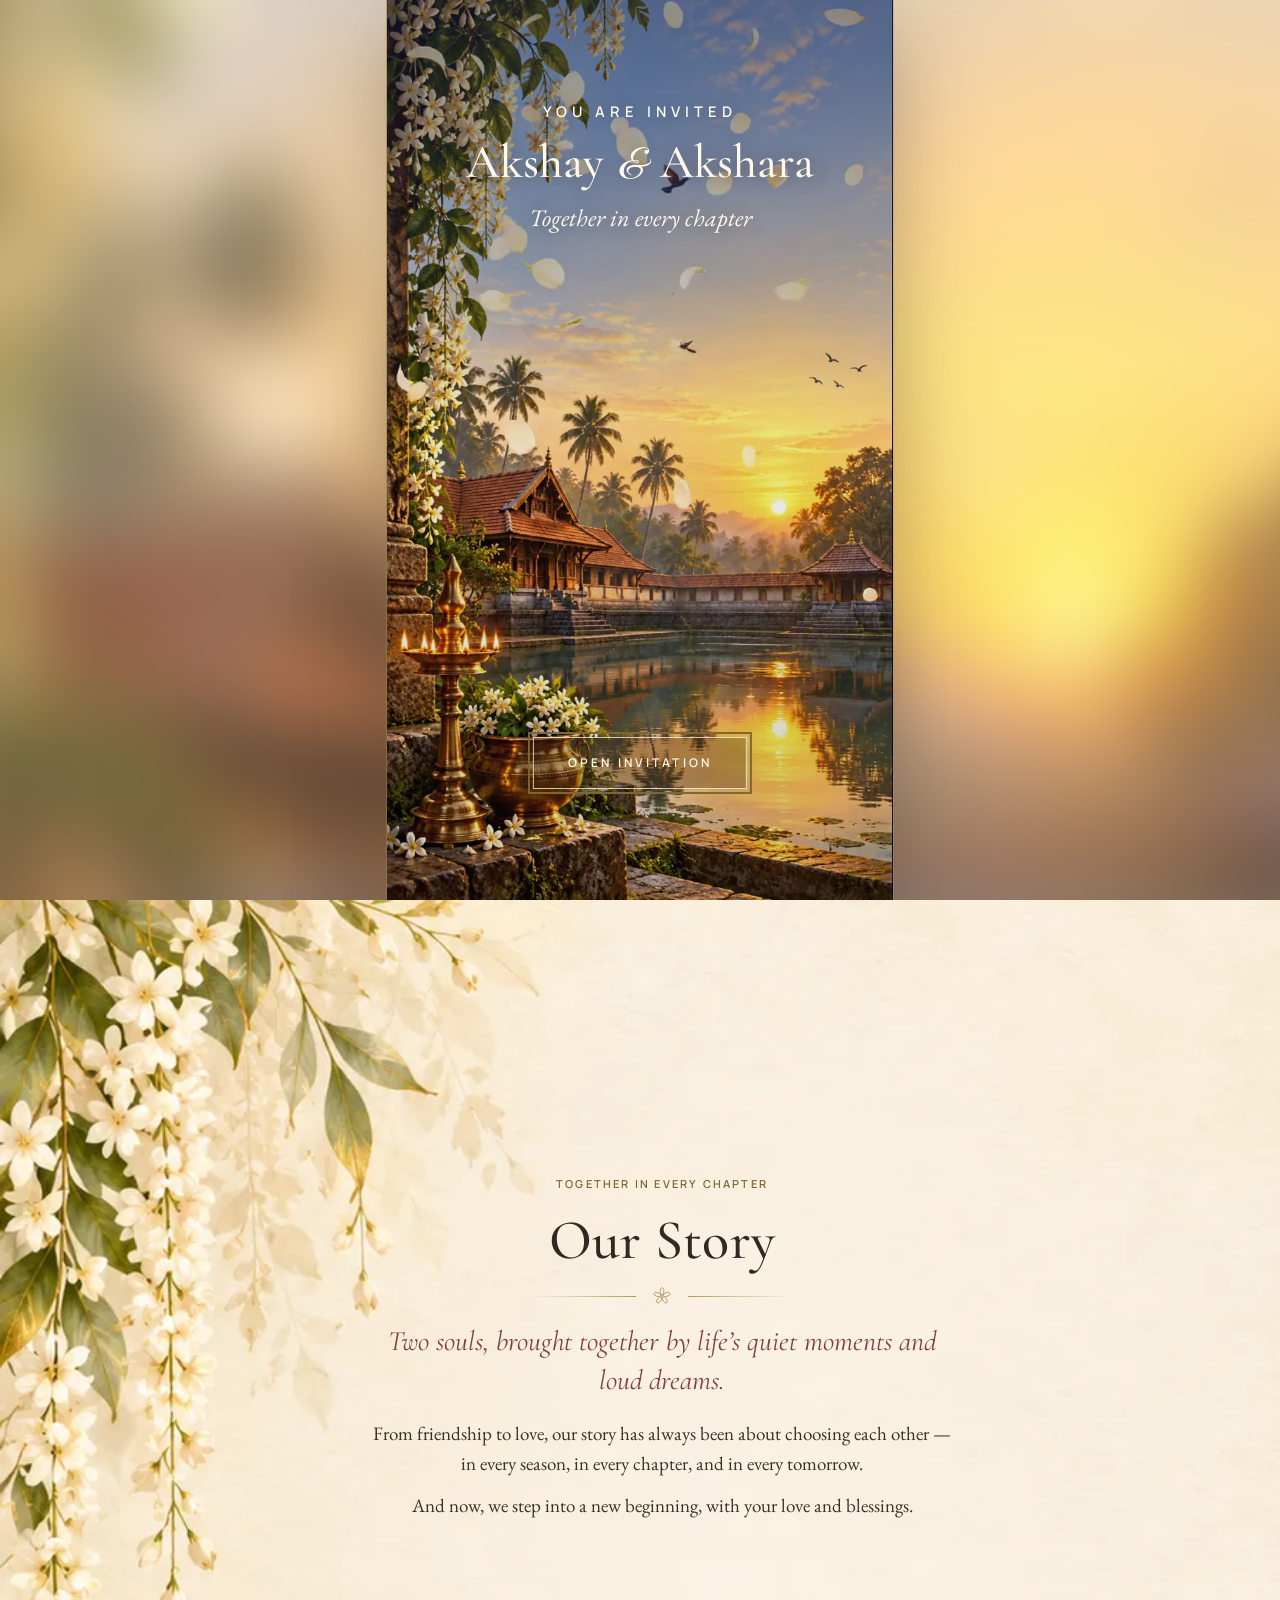
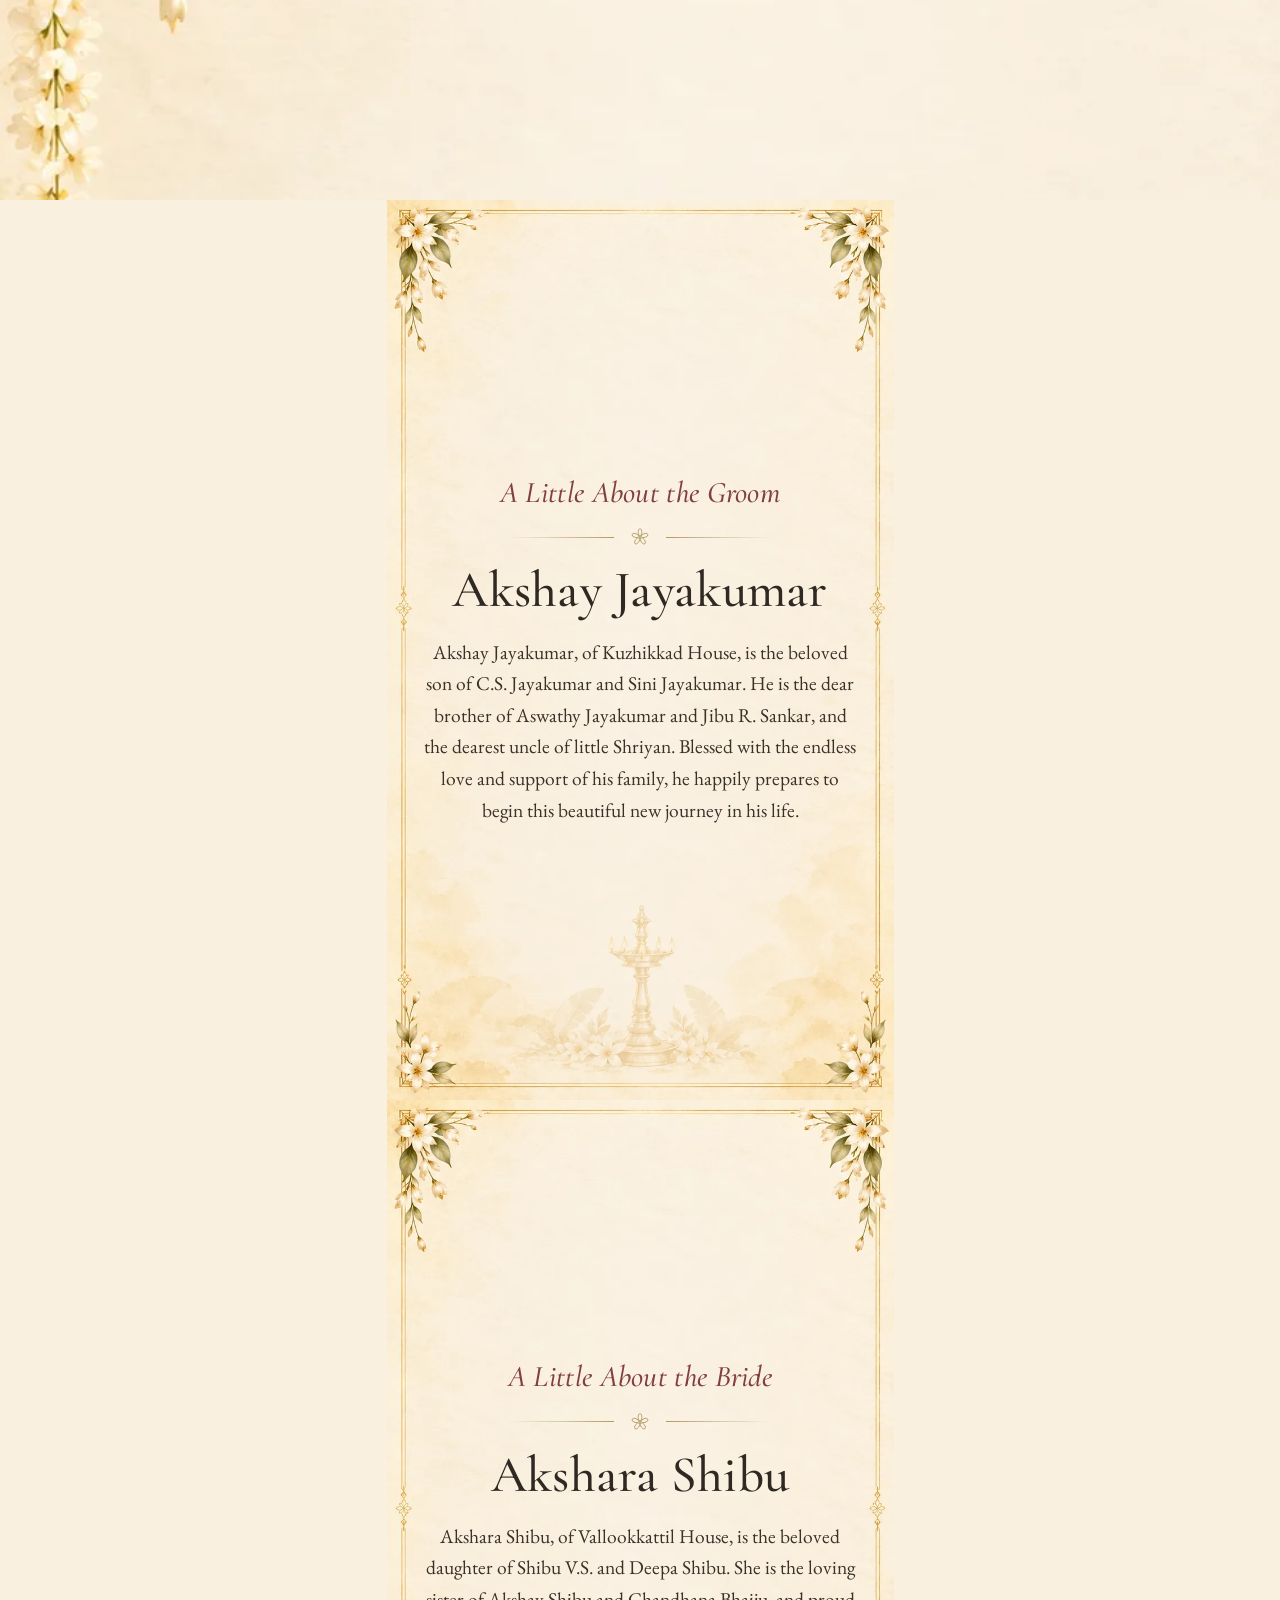
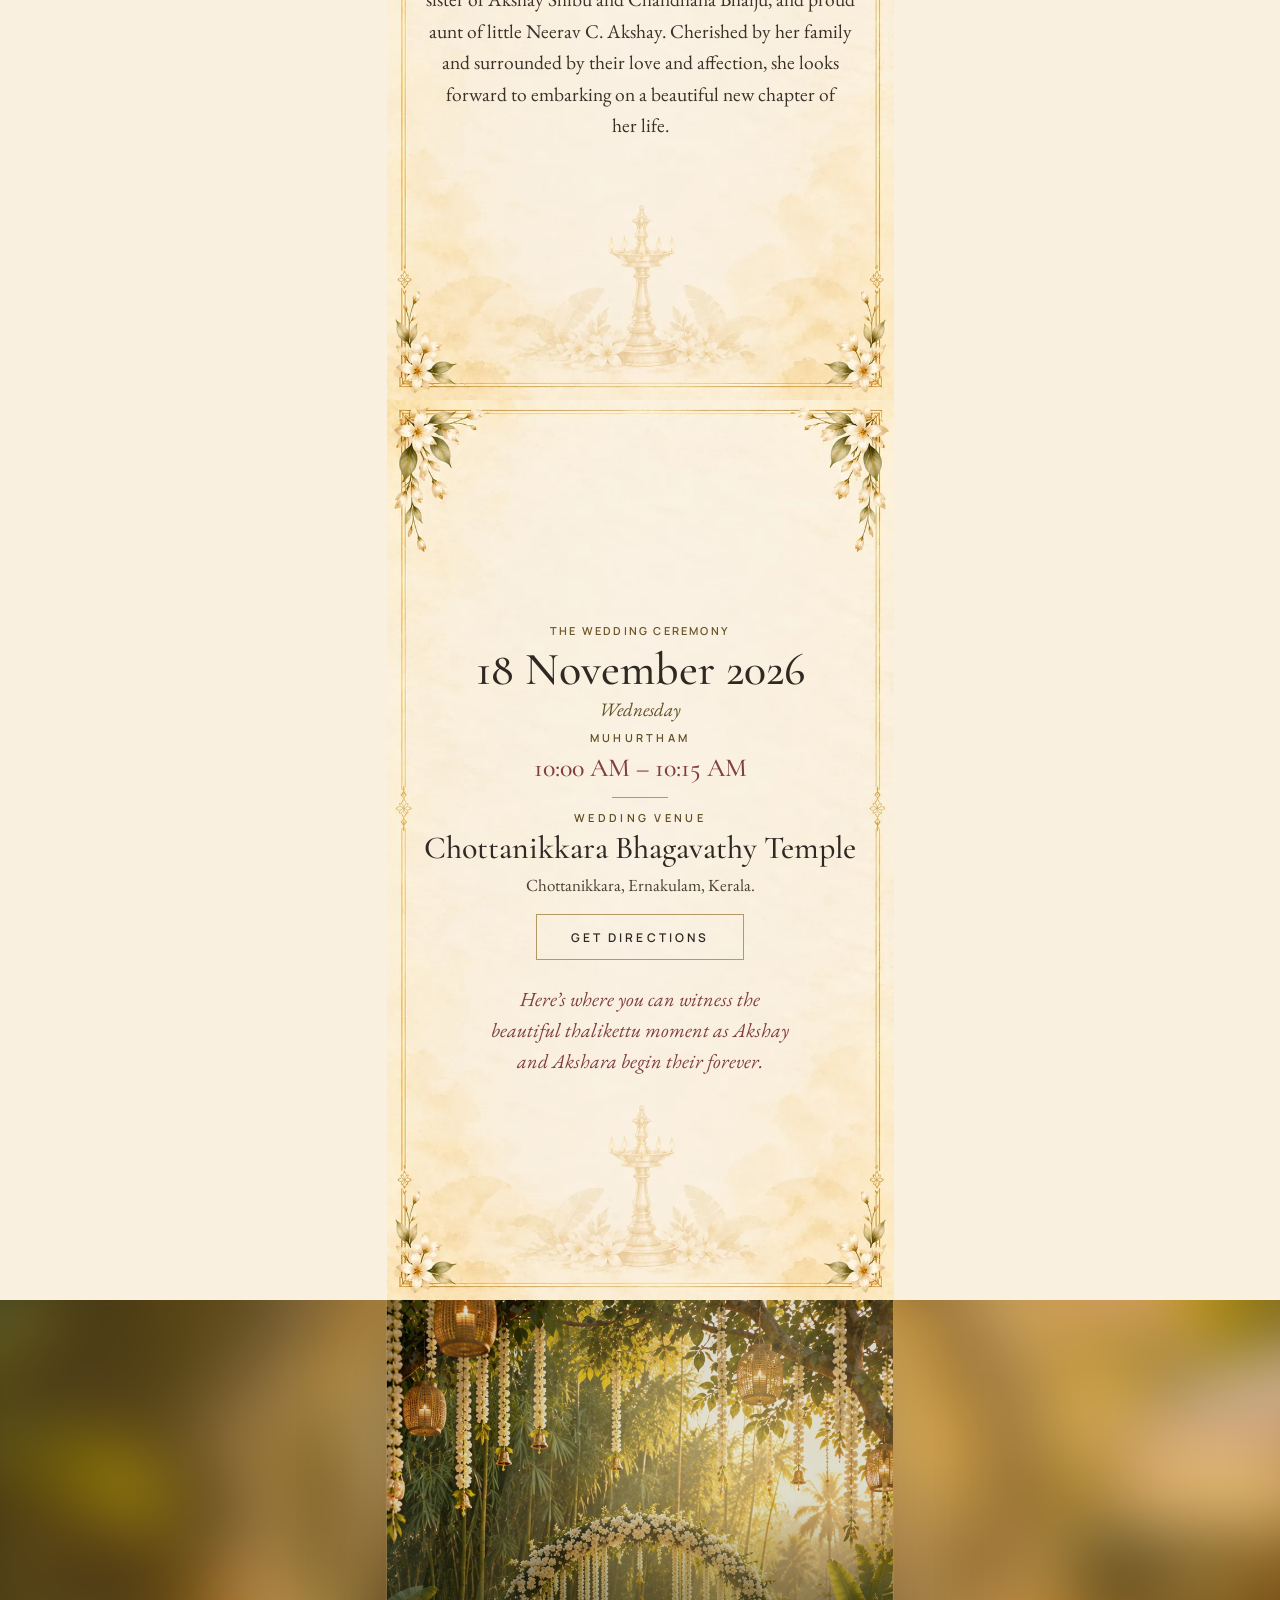
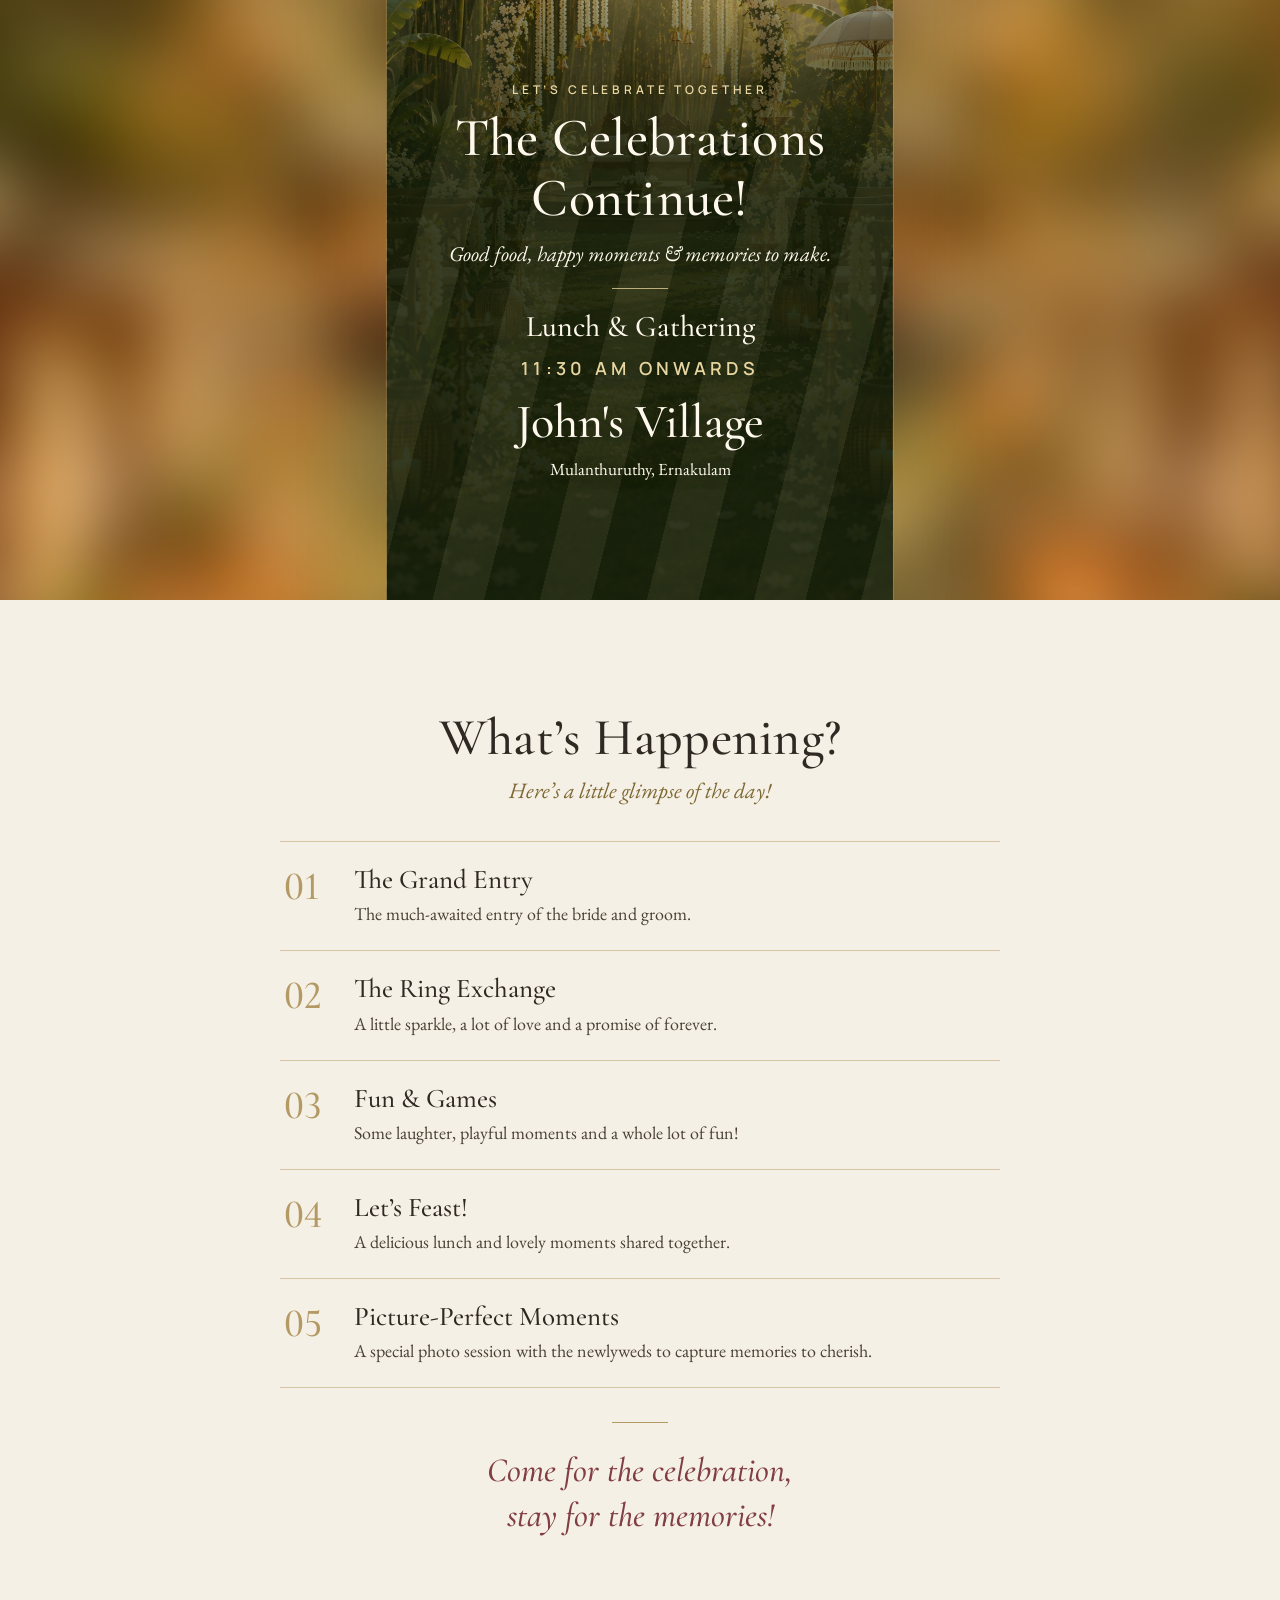
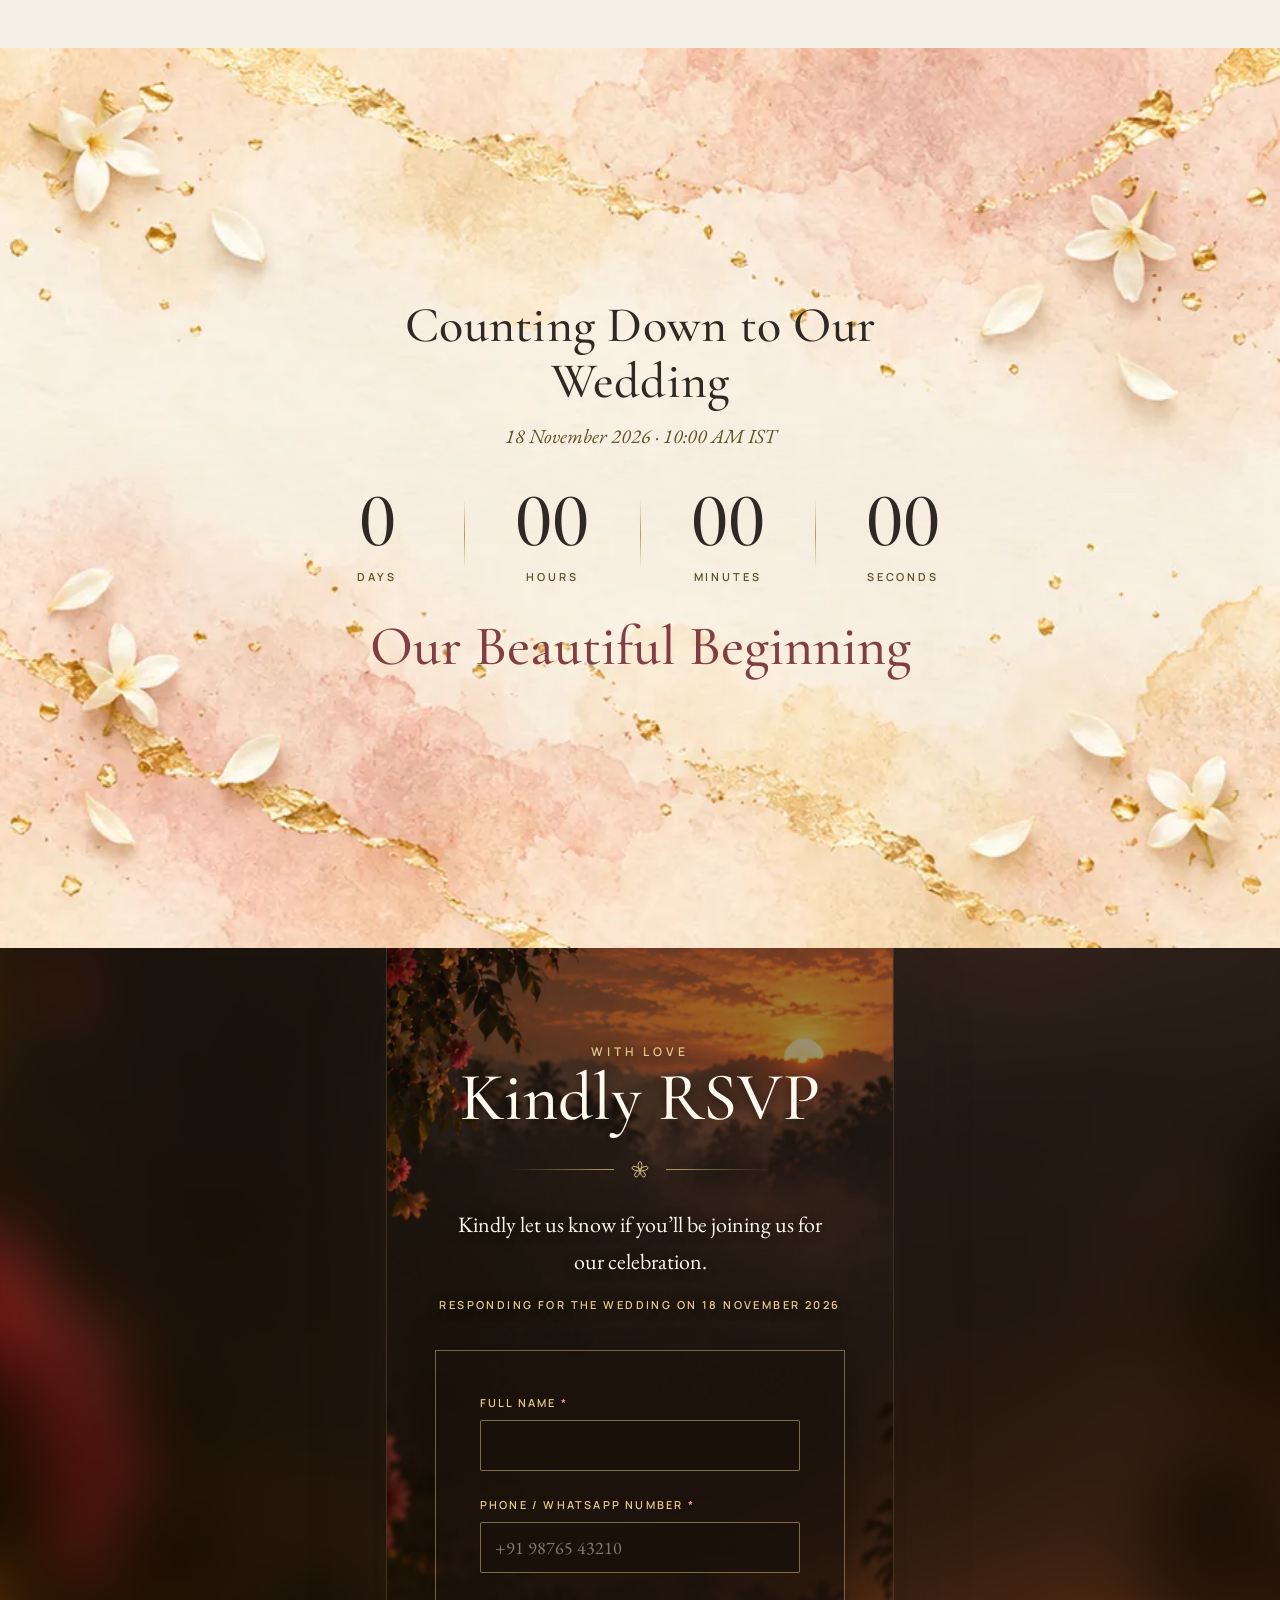
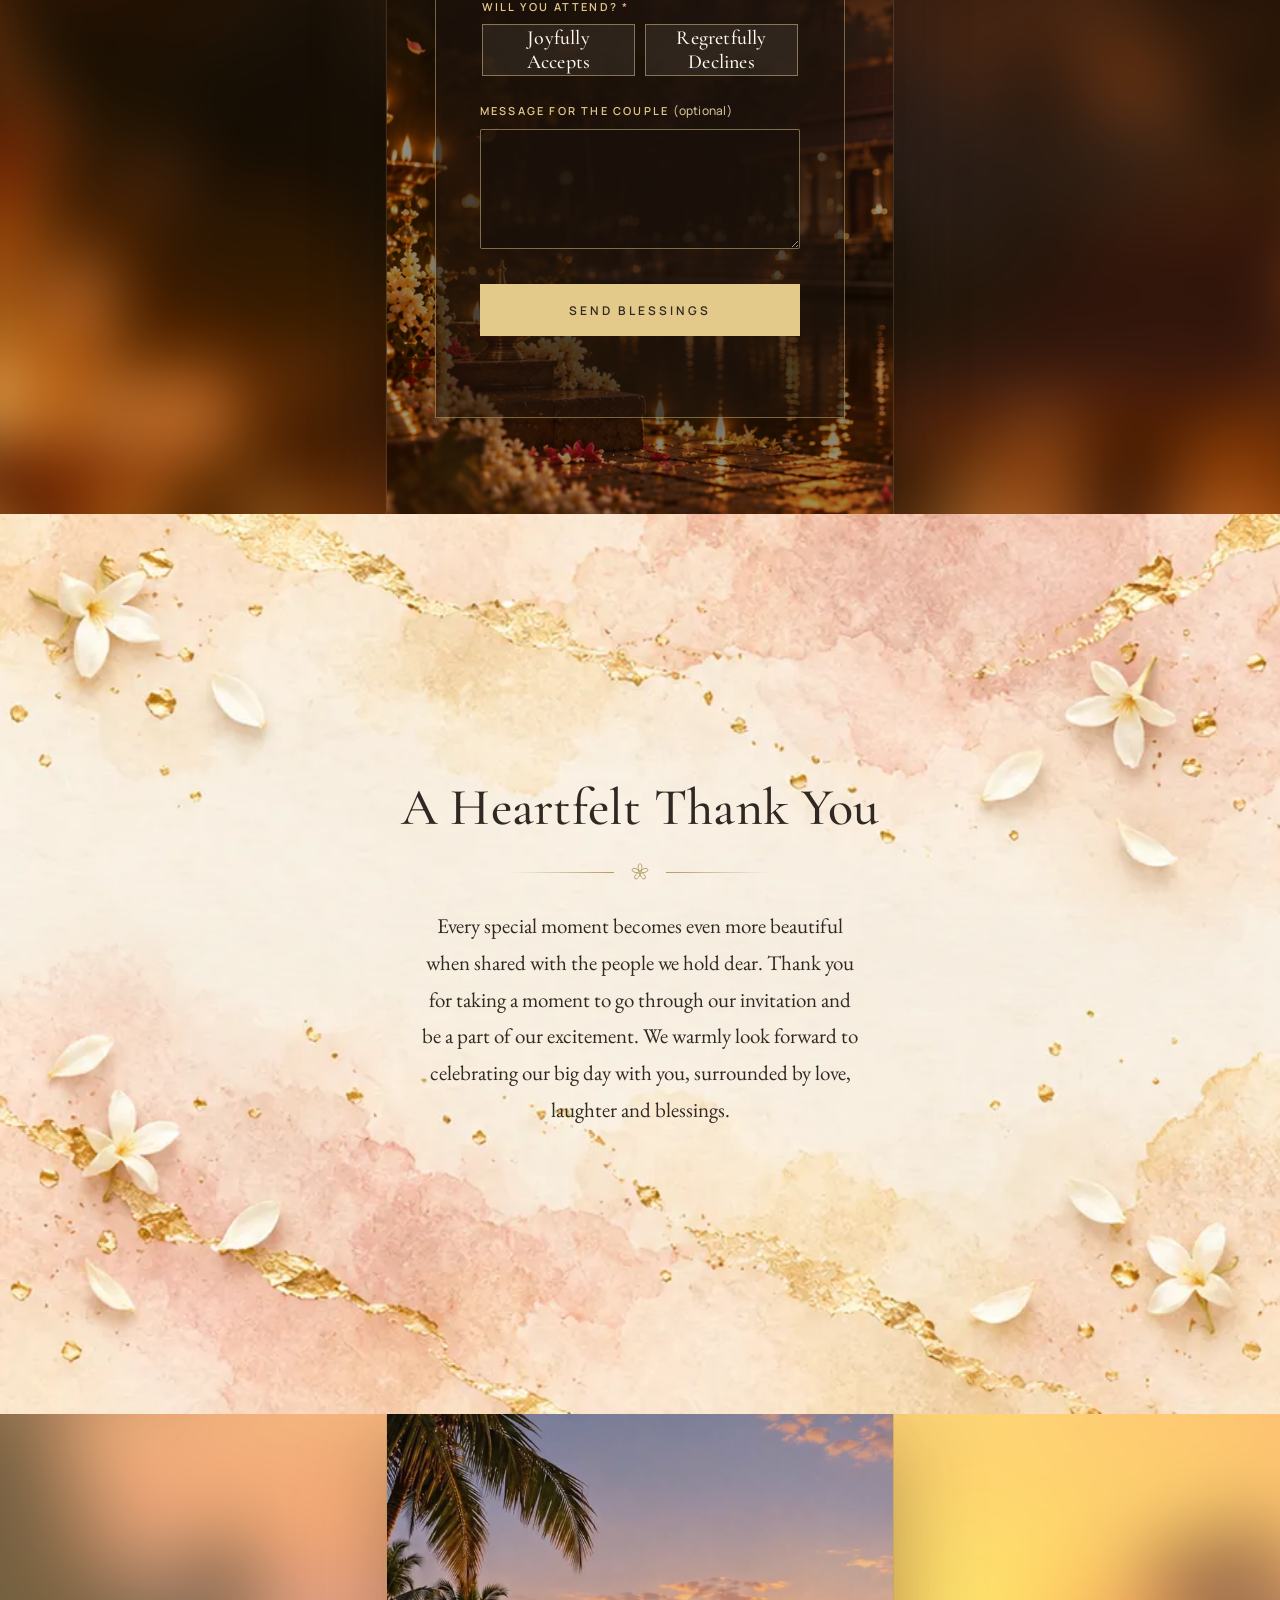
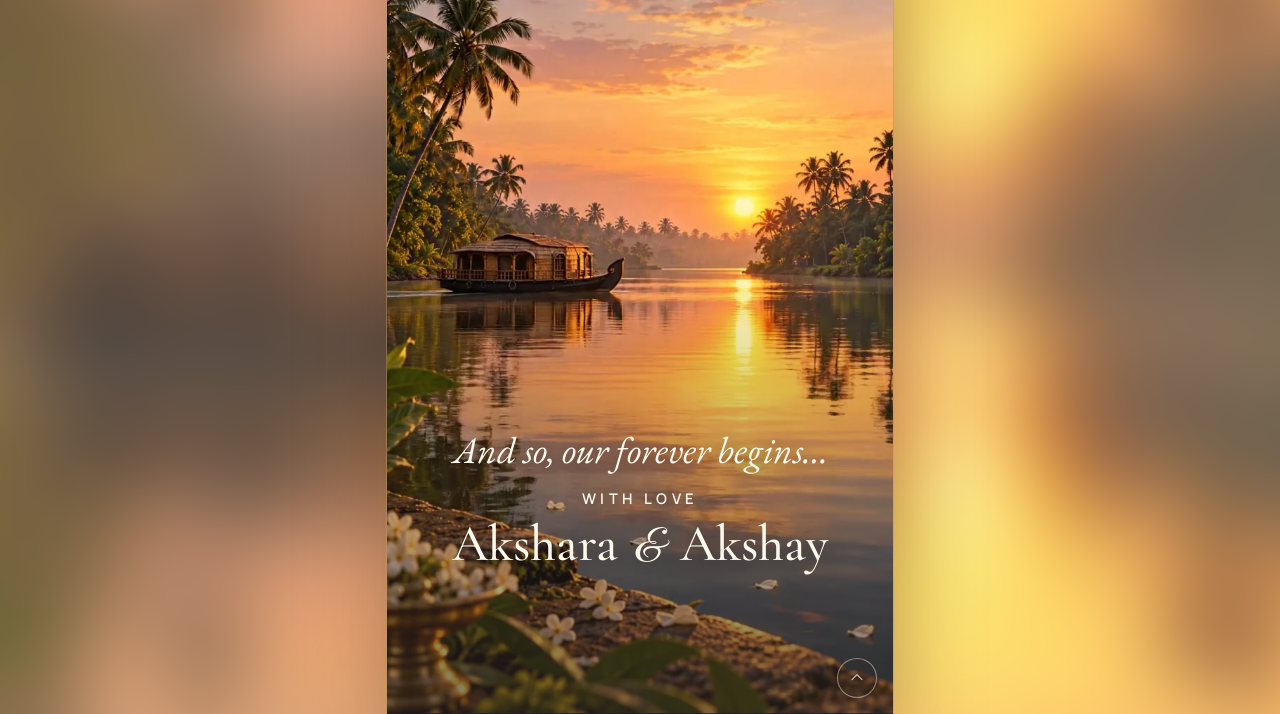
<file: index.html>
<!doctype html>
<html lang="en">
<head>
  <meta charset="utf-8">
  <meta name="viewport" content="width=device-width, initial-scale=1, viewport-fit=cover">
  <title>Akshay &amp; Akshara | Wedding Invitation</title>
  <meta name="description" content="Two hearts, one beautiful beginning. Join us for the wedding of Akshay Jayakumar and Akshara Shibu on 18 November 2026 at Chottanikkara Bhagavathy Temple, Ernakulam, Kerala.">
  <meta name="theme-color" content="#F5F0E5">

  <!-- Open Graph / WhatsApp. IMPORTANT: replace YOUR-DOMAIN with the live address (crawlers need absolute URLs). -->
  <meta property="og:type" content="website">
  <meta property="og:title" content="Akshay &amp; Akshara | Wedding Invitation">
  <meta property="og:description" content="Two hearts, one beautiful beginning. Join us for the wedding of Akshay Jayakumar and Akshara Shibu on 18 November 2026 at Chottanikkara Bhagavathy Temple, Ernakulam, Kerala.">
  <meta property="og:image" content="https://akshara-akshay.vercel.app/assets/og/og-image.jpg">
  <meta property="og:image:width" content="1200">
  <meta property="og:image:height" content="630">
  <meta property="og:url" content="https://akshara-akshay.vercel.app/">
  <meta name="twitter:card" content="summary_large_image">
  <meta name="twitter:title" content="Akshay &amp; Akshara | Wedding Invitation">
  <meta name="twitter:description" content="Two hearts, one beautiful beginning. Join us for the wedding of Akshay Jayakumar and Akshara Shibu on 18 November 2026 at Chottanikkara Bhagavathy Temple, Ernakulam, Kerala.">

  <link rel="icon" href="data:image/svg+xml,%3Csvg xmlns='http://www.w3.org/2000/svg' viewBox='0 0 32 48'%3E%3Cg fill='none' stroke='%23B39A64' stroke-width='2' stroke-linecap='round' stroke-linejoin='round'%3E%3Cpath d='M16 4c1.8 2.6 2.4 4.6 0 7.2-2.4-2.6-1.8-4.6 0-7.2z'/%3E%3Cpath d='M10 14h12l-1.6 3.2h-8.8zM16 17.2V22M7 22h18l-2 3.6H9zM16 25.6V36M10 36h12l2 4H8z'/%3E%3C/g%3E%3C/svg%3E">

  <link rel="preload" as="image" href="assets/img/opening-poster.webp" type="image/webp">
  <link rel="preload" as="image" href="assets/img/hero-start.webp" type="image/webp">
  <link rel="preload" as="font" type="font/woff2" href="assets/fonts/cormorant-garamond-latin-500-normal.woff2" crossorigin>
  <link rel="stylesheet" href="assets/css/styles.css">
  <script>document.documentElement.classList.add('js');</script>
  <noscript><style>#opening{display:none!important}html.locked{overflow:auto!important}[data-reveal]{opacity:1!important;transform:none!important}</style></noscript>
</head>
<body>

<!-- Reusable SVG ornaments -->
<svg width="0" height="0" style="position:absolute" aria-hidden="true" focusable="false">
  <defs>
    <symbol id="lamp" viewBox="0 0 32 48">
      <g fill="none" stroke="currentColor" stroke-width="1.2" stroke-linecap="round" stroke-linejoin="round">
        <path d="M16 4c1.8 2.6 2.4 4.6 0 7.2-2.4-2.6-1.8-4.6 0-7.2z"/>
        <path d="M10 14h12l-1.6 3.2h-8.8z"/><path d="M16 17.2V22"/>
        <path d="M7 22h18l-2 3.6H9z"/><path d="M16 25.6V36"/>
        <path d="M10 36h12l2 4H8z"/><path d="M7 43h18"/>
      </g>
    </symbol>
    <symbol id="jasmine" viewBox="0 0 24 24">
      <g fill="none" stroke="currentColor" stroke-width="1" stroke-linejoin="round">
        <ellipse cx="12" cy="6.2" rx="2.3" ry="4.2"/>
        <ellipse cx="12" cy="6.2" rx="2.3" ry="4.2" transform="rotate(72 12 12)"/>
        <ellipse cx="12" cy="6.2" rx="2.3" ry="4.2" transform="rotate(144 12 12)"/>
        <ellipse cx="12" cy="6.2" rx="2.3" ry="4.2" transform="rotate(216 12 12)"/>
        <ellipse cx="12" cy="6.2" rx="2.3" ry="4.2" transform="rotate(288 12 12)"/>
        <circle cx="12" cy="12" r="1.1" fill="currentColor" stroke="none"/>
      </g>
    </symbol>
  </defs>
</svg>

<a class="skip-link" href="#story">Skip to content</a>

<button class="music-toggle" id="musicToggle" type="button" aria-pressed="false" aria-label="Play music" hidden>
  <svg viewBox="0 0 24 24" aria-hidden="true"><path class="ico-play" d="M9 7v10l8-5z" fill="currentColor"/><path class="ico-pause" d="M8 7h3v10H8zM13 7h3v10h-3z" fill="currentColor"/></svg>
</button>

<!-- ============ OPEN INVITATION ============ -->
<div class="opening" id="opening" role="dialog" aria-label="Wedding invitation">
  <div class="stage-bg" style="background-image:url(assets/img/opening-poster.webp)"></div>
  <div class="frame">
    <img class="frame-img" src="assets/img/opening-poster.webp" width="720" height="1280" alt="" fetchpriority="high" decoding="async">
    <video class="opening-video" id="openingVideo" muted playsinline preload="auto" poster="assets/img/opening-poster.webp" disablepictureinpicture disableremoteplayback aria-hidden="true" tabindex="-1">
      <source src="assets/video/opening.mp4" type="video/mp4">
    </video>
    <div class="opening-shade"></div>
    <button class="opening-skip" id="skipBtn" type="button" aria-label="Skip intro">Skip</button>
    <div class="opening-content" id="openingContent">
      <p class="opening-eyebrow">You are invited</p>
      <h1 class="opening-names">Akshay <span>&amp;</span> Akshara</h1>
      <p class="opening-tag">Together in every chapter</p>
      <button class="btn btn-light" id="openBtn" type="button">Open Invitation</button>
    </div>
  </div>
</div>

<main id="main">

  <!-- ============ PAGE 1 · HERO ============ -->
  <section class="hero stage" id="home" aria-label="The wedding of Akshay Jayakumar and Akshara Shibu">
    <div class="stage-bg" style="background-image:url(assets/img/hero-end.webp)"></div>
    <div class="frame">
      <!-- hero film: plays once after the invitation opens, then rests on its final frame -->
      <div class="hero-scene" id="heroScene">
        <img class="frame-img hero-poster" src="assets/img/hero-start.webp" width="720" height="1280" alt="Illustration of Akshay and Akshara standing together beside a brass lamp, looking over a Kerala temple pond at sunrise" decoding="async">
        <img class="frame-img hero-end" id="heroEnd" src="assets/img/hero-end.webp" width="720" height="1280" alt="" aria-hidden="true" decoding="async" hidden>
        <video class="hero-video" id="heroVideo" muted playsinline preload="auto" poster="assets/img/hero-start.webp" disablepictureinpicture disableremoteplayback aria-hidden="true" tabindex="-1">
          <source src="assets/video/hero.mp4" type="video/mp4">
        </video>
        <div class="hero-motes" id="heroMotes" aria-hidden="true"></div>
      </div>
      <div class="hero-scrim"></div>
      <div class="hero-text">
        <p class="eyebrow hero-r" style="--d:0s">The Wedding of</p>
        <h1 class="hero-names">
          <span class="hero-r" style="--d:.2s">Akshay Jayakumar</span>
          <em class="hero-amp hero-r" style="--d:.45s">&amp;</em>
          <span class="hero-r" style="--d:.7s">Akshara Shibu</span>
        </h1>
        <p class="hero-date hero-r" style="--d:1s">18 November 2026</p>
        <p class="hero-sub hero-r" style="--d:1.3s">Two hearts, one beautiful beginning.</p>
      </div>
      <div class="hero-foot hero-r" style="--d:1.7s">
        <a class="scroll-cue" href="#story" aria-label="Scroll to our story"><span></span></a>
        <p class="scroll-label">Scroll</p>
      </div>
    </div>
  </section>

  <!-- ============ OUR STORY ============ -->
  <section class="section story" id="story" aria-labelledby="storyTitle">
    <div class="container narrow center">
      <p class="eyebrow" data-reveal>Together in every chapter</p>
      <h2 class="title" id="storyTitle" data-reveal style="--d:.08s">Our Story</h2>
      <div class="ornament" data-reveal style="--d:.16s" aria-hidden="true"><i></i><svg><use href="#jasmine"/></svg><i></i></div>
      <p class="story-lead" data-reveal style="--d:.2s">Two souls, brought together by life’s quiet moments and loud dreams.</p>
      <p class="story-body" data-reveal style="--d:.3s">From friendship to love, our story has always been about choosing each other — in every season, in every chapter, and in every tomorrow.</p>
      <p class="story-body" data-reveal style="--d:.4s">And now, we step into a new beginning, with your love and blessings.</p>
    </div>
  </section>

  <!-- ============ PAGE 3 · GROOM ============ -->
  <section class="section profile groom" id="groom" aria-labelledby="groomTitle">
    <div class="container narrow profile-grid">
      <div class="profile-copy">
        <h2 class="profile-heading" id="groomTitle" data-reveal>A Little About the Groom</h2>
        <div class="ornament" data-reveal style="--d:.1s" aria-hidden="true"><i></i><svg><use href="#jasmine"/></svg><i></i></div>
        <p class="title name" data-reveal style="--d:.18s">Akshay Jayakumar</p>
        <p class="bio" data-reveal style="--d:.3s">Akshay Jayakumar, of Kuzhikkad House, is the beloved son of C.S. Jayakumar and Sini Jayakumar. He is the dear brother of Aswathy Jayakumar and Jibu R. Sankar, and the dearest uncle of little Shriyan. Blessed with the endless love and support of his family, he happily prepares to begin this beautiful new journey in his life.</p>
      </div>
    </div>
  </section>

  <!-- ============ PAGE 4 · BRIDE ============ -->
  <section class="section profile bride" id="bride" aria-labelledby="brideTitle">
    <div class="container narrow profile-grid">
      <div class="profile-copy">
        <h2 class="profile-heading" id="brideTitle" data-reveal>A Little About the Bride</h2>
        <div class="ornament" data-reveal style="--d:.1s" aria-hidden="true"><i></i><svg><use href="#jasmine"/></svg><i></i></div>
        <p class="title name" data-reveal style="--d:.18s">Akshara Shibu</p>
        <p class="bio" data-reveal style="--d:.3s">Akshara Shibu, of Vallookkattil House, is the beloved daughter of Shibu V.S. and Deepa Shibu. She is the loving sister of Akshay Shibu and Chandhana Bhaiju, and proud aunt of little Neerav C. Akshay. Cherished by her family and surrounded by their love and affection, she looks forward to embarking on a beautiful new chapter of her life.</p>
      </div>
    </div>
  </section>

  <!-- ============ PAGE 5 · WEDDING CEREMONY ============ -->
  <section class="section ceremony" id="ceremony" aria-labelledby="ceremonyTitle">
    <div class="container narrow center">
      <p class="eyebrow" id="ceremonyTitle" data-reveal>The Wedding Ceremony</p>
      <div class="ornament lamp" data-reveal style="--d:.08s" aria-hidden="true"><i></i><svg><use href="#lamp"/></svg><i></i></div>
      <p class="big-date" data-reveal style="--d:.14s">18 November 2026</p>
      <p class="weekday" data-reveal style="--d:.2s">Wednesday</p>
      <p class="muhurtham" data-reveal style="--d:.26s"><span>Muhurtham</span> 10:00 AM – 10:15 AM</p>
      <div class="rule" data-reveal style="--d:.3s" aria-hidden="true"></div>
      <p class="venue-label" data-reveal style="--d:.34s">Wedding Venue</p>
      <h3 class="venue-name" data-reveal style="--d:.38s">Chottanikkara Bhagavathy Temple</h3>
      <address class="venue-addr" data-reveal style="--d:.42s">Chottanikkara, Ernakulam, Kerala.</address>
      <a class="btn btn-gold" data-reveal style="--d:.5s" href="https://maps.app.goo.gl/RH8T16EhHM3pC5s3A?g_st=aw" target="_blank" rel="noopener noreferrer">Get Directions</a>
      <p class="ceremony-note" data-reveal style="--d:.58s">Here’s where you can witness the beautiful thalikettu moment as Akshay and Akshara begin their forever.</p>
    </div>
  </section>

  <!-- ============ PAGE 6 · JOHN'S VILLAGE ============
       Details (date, time, venue, address, map link) are filled from config.js → johnsVillage.
       Nothing is shown until they are supplied. -->
  <section class="venue village" id="village" aria-labelledby="villageTitle">
    <div class="village-glow" aria-hidden="true"></div>
    <div class="venue-panel">
      <div class="panel" data-reveal>
        <p class="eyebrow" data-reveal>Let’s Celebrate Together</p>
        <h2 class="village-title" id="villageTitle" data-reveal style="--d:.08s">The Celebrations Continue!</h2>
        <p class="village-lead" data-reveal style="--d:.16s">Good food, happy moments &amp; memories to make.</p>
        <div class="rule" aria-hidden="true"></div>
        <div class="village-info" id="villageInfo" data-reveal style="--d:.24s">
          <p class="village-event" id="villageEvent" hidden></p>
          <p class="village-line village-when" id="villageWhen" hidden></p>
          <p class="venue-name village-venue" id="villageVenue" hidden></p>
          <address class="venue-addr" id="villageAddr" hidden></address>
          <p class="village-pending" id="villagePending">Venue details will be shared soon.</p>
        </div>
        <a class="btn btn-gold village-btn" id="villageBtn" data-reveal style="--d:.34s" href="#village" target="_blank" rel="noopener noreferrer" aria-disabled="true">Get Directions</a>
      </div>
    </div>
  </section>

  <!-- ============ PAGE 7 · COUNTDOWN ============ -->
  <!-- ============ PAGE 6 (continued) · WHAT'S HAPPENING ============ -->
  <section class="section happening" id="happening" aria-labelledby="happTitle">
    <div class="container narrow center">
      <h2 class="title sm" id="happTitle" data-reveal>What’s Happening?</h2>
      <p class="happ-lead" data-reveal style="--d:.08s">Here’s a little glimpse of the day!</p>
      <ol class="happ-list">
        <li data-reveal style="--d:0.00s"><b aria-hidden="true">01</b><div><h3>The Grand Entry</h3><p>The much-awaited entry of the bride and groom.</p></div></li>
        <li data-reveal style="--d:0.05s"><b aria-hidden="true">02</b><div><h3>The Ring Exchange</h3><p>A little sparkle, a lot of love and a promise of forever.</p></div></li>
        <li data-reveal style="--d:0.10s"><b aria-hidden="true">03</b><div><h3>Fun &amp; Games</h3><p>Some laughter, playful moments and a whole lot of fun!</p></div></li>
        <li data-reveal style="--d:0.15s"><b aria-hidden="true">04</b><div><h3>Let’s Feast!</h3><p>A delicious lunch and lovely moments shared together.</p></div></li>
        <li data-reveal style="--d:0.20s"><b aria-hidden="true">05</b><div><h3>Picture-Perfect Moments</h3><p>A special photo session with the newlyweds to capture memories to cherish.</p></div></li>
      </ol>
      <div class="rule" data-reveal aria-hidden="true"></div>
      <p class="happ-close" data-reveal>Come for the celebration,<br>stay for the memories!</p>
    </div>
  </section>

  <section class="section countdown" id="countdown" aria-labelledby="cdTitle">
    <div class="container narrow center">
      <h2 class="title sm" id="cdTitle" data-reveal>Counting Down to Our Wedding</h2>
      <p class="cd-date" data-reveal style="--d:.08s">18 November 2026 · 10:00 AM IST</p>
      <div class="cd" id="cd" data-reveal style="--d:.16s" role="timer" aria-label="Time remaining until the wedding">
        <div class="cd-cell"><b id="cdD">--</b><span>Days</span></div>
        <i aria-hidden="true"></i>
        <div class="cd-cell"><b id="cdH">--</b><span>Hours</span></div>
        <i aria-hidden="true"></i>
        <div class="cd-cell"><b id="cdM">--</b><span>Minutes</span></div>
        <i aria-hidden="true"></i>
        <div class="cd-cell"><b id="cdS">--</b><span>Seconds</span></div>
      </div>
      <p class="cd-done" id="cdDone" hidden>Our Beautiful Beginning</p>
    </div>
  </section>

  <!-- ============ PAGE 8 · RSVP ============ -->
  <section class="section rsvp" id="rsvp" aria-labelledby="rsvpTitle">
    <div class="container narrow center">
      <p class="eyebrow" data-reveal>With love</p>
      <h2 class="title" id="rsvpTitle" data-reveal style="--d:.08s">Kindly RSVP</h2>
      <div class="ornament" data-reveal style="--d:.14s" aria-hidden="true"><i></i><svg><use href="#jasmine"/></svg><i></i></div>
      <p class="rsvp-lead" data-reveal style="--d:.2s">Kindly let us know if you’ll be joining us for our celebration.</p>
      <p class="rsvp-scope" id="rsvpScope" data-reveal style="--d:.24s"></p>

      <form class="form" id="rsvpForm" novalidate data-reveal style="--d:.28s">
        <p class="form-banner" id="rsvpConfigNotice" role="status" hidden>
          RSVP is not yet configured. Add the Google Sheets link in <code>config.js</code> to start receiving responses.
        </p>

        <div class="field">
          <label for="fName">Full Name <i>*</i></label>
          <input id="fName" name="full_name" type="text" autocomplete="name" maxlength="100" required>
          <p class="err" id="eName" role="alert"></p>
        </div>

        <div class="field">
          <label for="fPhone">Phone / WhatsApp Number <i>*</i></label>
          <input id="fPhone" name="phone" type="tel" inputmode="tel" autocomplete="tel" maxlength="20" placeholder="+91 98765 43210" required>
          <p class="err" id="ePhone" role="alert"></p>
        </div>

        <fieldset class="field choice">
          <legend>Will You Attend? <i>*</i></legend>
          <div class="pills">
          <label class="pill"><input type="radio" name="attending" value="yes"><span>Joyfully Accepts</span></label>
          <label class="pill"><input type="radio" name="attending" value="no"><span>Regretfully Declines</span></label>
          </div>
          <p class="err" id="eAttend" role="alert"></p>
        </fieldset>

        <div class="field" id="guestsField" hidden>
          <label for="fGuests">Number of Guests <i>*</i></label>
          <select id="fGuests" name="guests">
            <option value="">Select</option>
            <option>1</option><option>2</option><option>3</option><option>4</option><option>5</option>
            <option>6</option><option>7</option><option>8</option><option>9</option><option>10</option>
          </select>
          <p class="err" id="eGuests" role="alert"></p>
        </div>

        <div class="field">
          <label for="fMsg">Message for the Couple <small>(optional)</small></label>
          <textarea id="fMsg" name="message" rows="4" maxlength="500"></textarea>
        </div>

        <!-- Honeypot: real guests never see or fill this -->
        <div class="hp" aria-hidden="true"><label>Website <input type="text" name="website" tabindex="-1" autocomplete="off"></label></div>

        <button class="btn btn-solid" id="rsvpBtn" type="submit"><span class="btn-label">Send Blessings</span><span class="spinner" aria-hidden="true"></span></button>
        <p class="form-status" id="rsvpStatus" role="status" aria-live="polite"></p>
      </form>

      <div class="thanks" id="rsvpThanks" hidden tabindex="-1">
        <svg class="lamp-icon" aria-hidden="true"><use href="#lamp"/></svg>
        <h3 id="thanksTitle">Thank you</h3>
        <p id="thanksText"></p>
      </div>
    </div>
  </section>

  <!-- ============ PAGE 9 · THANK YOU ============ -->
  <section class="section family" id="family" aria-labelledby="famTitle">
    <div class="container narrow center">
      <h2 class="title sm" id="famTitle" data-reveal>A Heartfelt Thank You</h2>
      <div class="ornament" data-reveal style="--d:.1s" aria-hidden="true"><i></i><svg><use href="#jasmine"/></svg><i></i></div>
      <p class="fam-text" data-reveal style="--d:.2s">Every special moment becomes even more beautiful when shared with the people we hold dear. Thank you for taking a moment to go through our invitation and be a part of our excitement. We warmly look forward to celebrating our big day with you, surrounded by love, laughter and blessings.</p>
    </div>
  </section>

</main>

<!-- ============ CLOSING VIDEO ============ -->
<footer class="closing stage" id="closing" aria-label="Closing">
  <div class="stage-bg" style="background-image:url(assets/img/backwater-final.webp)"></div>
  <div class="frame">
    <img class="frame-img final-img" id="closingFinal" src="assets/img/backwater-final.webp" width="720" height="1280" alt="" loading="lazy" decoding="async" hidden>
    <video class="closing-video" id="closingVideo" muted playsinline preload="none" poster="assets/img/backwater-poster.webp" data-src="assets/video/backwater.mp4" disablepictureinpicture disableremoteplayback aria-label="A Kerala backwater at sunset with a traditional houseboat"></video>
    <div class="closing-shade"></div>
    <div class="closing-text" id="closingText">
      <p class="closing-line">And so, our forever begins&hellip;</p>
      <p class="closing-sub">With love</p>
      <h2 class="closing-names">Akshara <span>&amp;</span> Akshay</h2>
    </div>
    <button class="to-top" id="toTop" type="button" aria-label="Back to top"><svg viewBox="0 0 24 24" aria-hidden="true"><path d="M6 14l6-6 6 6" fill="none" stroke="currentColor" stroke-width="1.4" stroke-linecap="round" stroke-linejoin="round"/></svg></button>
  </div>
</footer>

<script src="config.js"></script>
<script src="assets/js/main.js"></script>
</body>
</html>
</file>
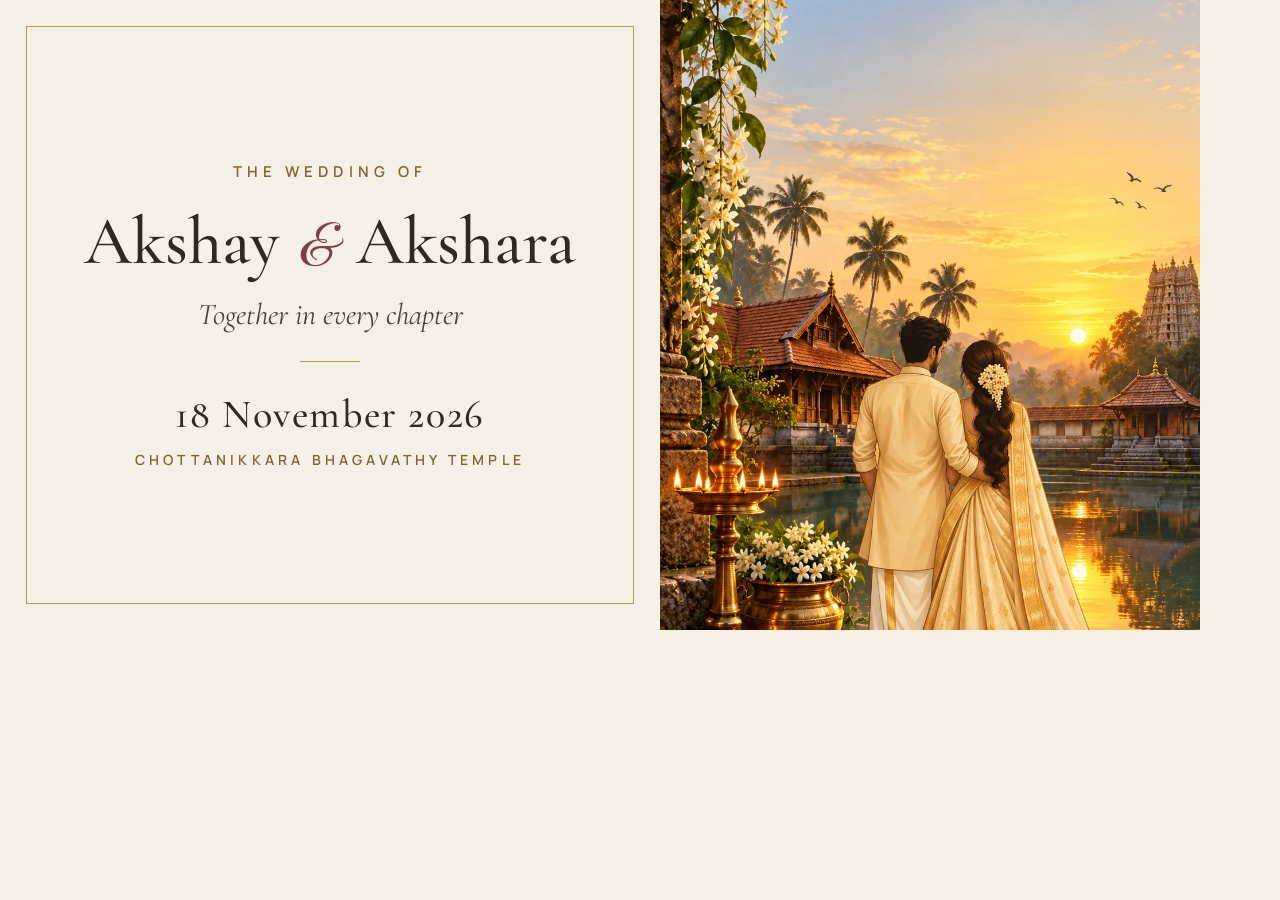
<file: assets/og/og-template.html>
<!doctype html><meta charset="utf-8"><style>
@font-face{font-family:C;font-weight:500;src:url(../fonts/cormorant-garamond-latin-500-normal.woff2)}
@font-face{font-family:C;font-style:italic;font-weight:400;src:url(../fonts/cormorant-garamond-latin-400-italic.woff2)}
@font-face{font-family:G;src:url(../fonts/great-vibes-latin-400-normal.woff2)}
@font-face{font-family:M;font-weight:200 800;src:url(../fonts/manrope-latin-wght-normal.woff2)}
*{margin:0;box-sizing:border-box}body{width:1200px;height:630px;background:#F5F0E5;display:flex;overflow:hidden;color:#302923}
.t{width:660px;position:relative;display:flex;flex-direction:column;align-items:center;justify-content:center;text-align:center}
.t::before{content:"";position:absolute;inset:26px;border:1px solid #B39A64}
.e{font:600 15px M;letter-spacing:.34em;color:#7D6733;text-transform:uppercase}
h1{font:500 68px/1 C;margin:26px 0 10px}h1 span{font:400 .85em G;color:#813E43;padding:0 .08em}
.s{font:italic 400 30px C;color:#4a4036}
.r{width:60px;height:1px;background:#B39A64;margin:28px 0}
.d{font:500 40px C;letter-spacing:.04em}.p{font:600 14px M;letter-spacing:.3em;color:#7D6733;margin-top:12px;text-transform:uppercase}
.i{width:540px;height:630px;background:url(../img/couple-hero.webp) center 62%/cover}
</style><div class="t"><p class="e">The Wedding Of</p><h1>Akshay <span>&amp;</span> Akshara</h1><p class="s">Together in every chapter</p><div class="r"></div><p class="d">18 November 2026</p><p class="p">Chottanikkara Bhagavathy Temple</p></div><div class="i"></div>
</file>
<file: assets/css/styles.css>
/* ============================================================
   Akshara & Akshay — Wedding Invitation
   Fonts are the Google Fonts families, self-hosted (latin subset)
   ============================================================ */

@font-face{font-family:"Cormorant Garamond";font-style:normal;font-weight:400;font-display:swap;src:url(../fonts/cormorant-garamond-latin-400-normal.woff2) format("woff2")}
@font-face{font-family:"Cormorant Garamond";font-style:normal;font-weight:500;font-display:swap;src:url(../fonts/cormorant-garamond-latin-500-normal.woff2) format("woff2")}
@font-face{font-family:"Cormorant Garamond";font-style:normal;font-weight:600;font-display:swap;src:url(../fonts/cormorant-garamond-latin-600-normal.woff2) format("woff2")}
@font-face{font-family:"Cormorant Garamond";font-style:italic;font-weight:400;font-display:swap;src:url(../fonts/cormorant-garamond-latin-400-italic.woff2) format("woff2")}
@font-face{font-family:"Cormorant Garamond";font-style:italic;font-weight:500;font-display:swap;src:url(../fonts/cormorant-garamond-latin-500-italic.woff2) format("woff2")}
@font-face{font-family:"Great Vibes";font-style:normal;font-weight:400;font-display:swap;src:url(../fonts/great-vibes-latin-400-normal.woff2) format("woff2")}
@font-face{font-family:"EB Garamond";font-style:normal;font-weight:400;font-display:swap;src:url(../fonts/eb-garamond-latin-400-normal.woff2) format("woff2")}
@font-face{font-family:"EB Garamond";font-style:italic;font-weight:400;font-display:swap;src:url(../fonts/eb-garamond-latin-400-italic.woff2) format("woff2")}
@font-face{font-family:"Manrope";font-style:normal;font-weight:200 800;font-display:swap;src:url(../fonts/manrope-latin-wght-normal.woff2) format("woff2")}

:root{
  --ivory:#F5F0E5;
  --gold:#B39A64;
  --gold-deep:#7D6733;      /* AA-contrast gold for small text on ivory */
  --forest:#354735;
  --burgundy:#813E43;
  --brown:#302923;
  --cream:#FFF9ED;

  --f-display:"Cormorant Garamond",Georgia,serif;
  --f-script:"Great Vibes","Cormorant Garamond",cursive;
  --f-text:"EB Garamond",Georgia,serif;
  --f-ui:"Manrope",system-ui,-apple-system,"Segoe UI",sans-serif;

  --ease:cubic-bezier(.22,.61,.36,1);
  --fh:max(100vh,560px);
  --fh:max(100svh,560px);
  --pad:clamp(72px,12vw,140px);
}

*,*::before,*::after{box-sizing:border-box}
html{-webkit-text-size-adjust:100%;scroll-behavior:smooth;background:var(--ivory)}
html.locked{overflow:hidden}
body{margin:0;font-family:var(--f-text);font-size:18px;line-height:1.7;color:var(--brown);background:var(--ivory);overflow-x:hidden;-webkit-font-smoothing:antialiased}
img,video,svg{display:block;max-width:100%}
h1,h2,h3,p,ul,figure,address{margin:0;padding:0}
ul{list-style:none}
a{color:inherit}
address{font-style:normal}
button{font:inherit;color:inherit}
:focus-visible{outline:2px solid var(--gold-deep);outline-offset:3px}
[hidden]{display:none!important}
section[id]{scroll-margin-top:56px}
.skip-link{position:fixed;left:12px;top:-60px;z-index:300;background:var(--cream);padding:10px 16px;font:600 13px var(--f-ui);border:1px solid var(--gold)}
.skip-link:focus{top:12px}

/* ---------- shared stage / frame (portrait artwork, never stretched) ---------- */
.stage{position:relative;overflow:hidden;background:var(--brown)}
.stage-bg{position:absolute;inset:-6%;background-size:cover;background-position:center;filter:blur(36px) saturate(1.05);transform:scale(1.1)}
.stage-bg::after{content:"";position:absolute;inset:0;background:rgba(245,240,229,.22)}
.frame{position:relative;width:min(100vw,calc(var(--fh) * 9 / 16));height:var(--fh);margin-inline:auto;overflow:hidden;container-type:inline-size;background:var(--brown)}
.frame-img,.frame video{position:absolute;inset:0;width:100%;height:100%;object-fit:cover;object-position:center}
@media (min-aspect-ratio:9/16){
  .frame{box-shadow:0 0 0 1px rgba(179,154,100,.45),0 30px 80px rgba(48,41,35,.35)}
}

/* ---------- type & buttons ---------- */
.eyebrow{font:600 12px/1.4 var(--f-ui);letter-spacing:.32em;text-transform:uppercase;color:var(--gold-deep)}
.title{font-family:var(--f-display);font-weight:500;font-size:clamp(40px,8vw,68px);line-height:1.08;letter-spacing:.005em;color:var(--brown)}
.btn{display:inline-flex;align-items:center;justify-content:center;gap:10px;min-height:52px;padding:0 34px;font:600 12px var(--f-ui);letter-spacing:.26em;text-transform:uppercase;text-decoration:none;cursor:pointer;background:transparent;border:1px solid var(--gold);transition:background-color .45s var(--ease),color .45s var(--ease),border-color .45s var(--ease),transform .45s var(--ease)}
.btn:active{transform:scale(.98)}
.btn-light{color:var(--cream);border-color:rgba(255,249,237,.75)}
.btn-light:hover{background:var(--cream);color:var(--brown);border-color:var(--cream)}
.btn-gold{color:var(--brown)}
.btn-gold:hover{background:var(--gold);color:var(--cream)}
.btn-solid{background:var(--forest);border-color:var(--forest);color:var(--cream);min-width:min(100%,280px);position:relative}
.btn-solid:hover:not(:disabled){background:var(--brown);border-color:var(--brown)}
.btn:disabled{cursor:not-allowed;opacity:.55}

.ornament{display:flex;align-items:center;justify-content:center;gap:16px;margin:26px auto;color:var(--gold);max-width:260px}
.ornament i{flex:1;height:1px;background:linear-gradient(90deg,transparent,var(--gold))}
.ornament i:last-child{background:linear-gradient(270deg,transparent,var(--gold))}
.ornament svg{width:20px;height:20px;flex:none}
.ornament.lamp svg{width:22px;height:34px}
.rule{width:56px;height:1px;background:var(--gold);margin:30px auto}
.lamp-icon{width:26px;height:40px;margin:0 auto;color:var(--gold)}

/* ---------- sections ---------- */
.section{padding:var(--pad) 0;position:relative}
.container{width:min(1120px,100% - 48px);margin-inline:auto}
.container.narrow{width:min(720px,100% - 48px)}
.center{text-align:center}

/* reveal on scroll */
.js [data-reveal]{opacity:0;transform:translateY(18px);transition:opacity 1s var(--ease) var(--d,0s),transform 1s var(--ease) var(--d,0s)}
.js [data-reveal].in{opacity:1;transform:none}

/* ---------- navigation ---------- */
.nav{position:fixed;inset:0 0 auto 0;z-index:80;display:flex;align-items:center;justify-content:space-between;height:60px;padding:0 clamp(16px,3vw,40px);transition:background-color .5s var(--ease),box-shadow .5s var(--ease),opacity .8s var(--ease),transform .8s var(--ease)}
.nav[data-state="hidden"]{opacity:0;transform:translateY(-14px);pointer-events:none}
.nav.solid{background:rgba(245,240,229,.96);box-shadow:0 1px 0 rgba(179,154,100,.45)}
.nav-mark{font:500 24px var(--f-display);letter-spacing:.08em;text-decoration:none;color:var(--brown);transition:opacity .4s}
.nav-mark span{font-family:var(--f-script);color:var(--burgundy);font-size:1.1em;padding:0 .08em}
.nav-links{display:none}
.nav-links ul{display:flex;gap:clamp(18px,2.4vw,38px)}
.nav-links a{font:600 11px var(--f-ui);letter-spacing:.22em;text-transform:uppercase;text-decoration:none;color:var(--brown);padding:8px 0;position:relative}
.nav-links a::after{content:"";position:absolute;left:0;right:0;bottom:2px;height:1px;background:var(--gold);transform:scaleX(0);transform-origin:left;transition:transform .45s var(--ease)}
.nav-links a:hover::after,.nav-links a.active::after{transform:scaleX(1)}
.nav-toggle{width:44px;height:44px;border-radius:50%;border:1px solid rgba(179,154,100,.7);background:rgba(255,249,237,.88);display:grid;place-content:center;gap:6px;cursor:pointer;margin-left:auto;position:relative;z-index:95}
.nav-toggle span{display:block;width:18px;height:1px;background:var(--brown);transition:transform .4s var(--ease)}
.nav-toggle[aria-expanded="true"] span:first-child{transform:translateY(3.5px) rotate(45deg)}
.nav-toggle[aria-expanded="true"] span:last-child{transform:translateY(-3.5px) rotate(-45deg)}
/* on phones the mark appears only once the bar turns solid, so it never covers the artwork */
.nav:not(.solid) .nav-mark{opacity:0;pointer-events:none}
.mobile-menu{position:fixed;inset:0;z-index:90;background:var(--ivory);display:flex;flex-direction:column;align-items:center;justify-content:center;gap:28px;opacity:0;visibility:hidden;transition:opacity .5s var(--ease),visibility .5s}
.mobile-menu.open{opacity:1;visibility:visible}
.mobile-menu ul{text-align:center}
.mobile-menu li{margin:4px 0}
.mobile-menu a{font:500 34px/1.5 var(--f-display);text-decoration:none;color:var(--brown)}
.mobile-menu a:hover{color:var(--burgundy)}
@media (min-width:900px){
  .nav-links{display:block}
  .nav-toggle,.mobile-menu{display:none}
  .nav:not(.solid) .nav-mark{opacity:1;pointer-events:auto}
}

/* ---------- music ---------- */
.music-toggle{position:fixed;left:16px;bottom:calc(16px + env(safe-area-inset-bottom));z-index:70;width:42px;height:42px;border-radius:50%;border:1px solid rgba(179,154,100,.75);background:rgba(255,249,237,.82);color:var(--brown);cursor:pointer;display:grid;place-items:center;opacity:.8;transition:opacity .3s}
.music-toggle:hover{opacity:1}
.music-toggle svg{width:20px;height:20px}
.music-toggle .ico-pause{display:none}
.music-toggle[aria-pressed="true"] .ico-play{display:none}
.music-toggle[aria-pressed="true"] .ico-pause{display:block}

/* ---------- opening ---------- */
.opening{position:fixed;inset:0;z-index:100;overflow:hidden;background:var(--brown);transition:opacity 1s var(--ease),visibility 1s}
.opening.leaving{opacity:0;visibility:hidden;pointer-events:none}
.opening .frame{position:absolute;left:50%;top:50%;translate:-50% -50%;margin:0;height:100%;min-height:0;width:min(100vw,calc(100svh * 9 / 16))}
@supports not (height:100svh){.opening .frame{width:min(100vw,calc(100vh * 9 / 16))}}
.opening-shade{position:absolute;inset:0;background:linear-gradient(180deg,rgba(48,41,35,.42) 0%,rgba(48,41,35,.12) 30%,rgba(48,41,35,0) 55%,rgba(48,41,35,.5) 100%);transition:opacity 1s var(--ease)}
.opening-video{opacity:0;transition:opacity .9s var(--ease);background:var(--brown)}
.opening.playing .opening-video{opacity:1}
.opening.playing .opening-shade{opacity:0}
.opening-content{position:absolute;inset:0;display:flex;flex-direction:column;align-items:center;justify-content:flex-start;text-align:center;padding:12% 7cqw 10%;color:var(--cream);text-shadow:0 1px 18px rgba(48,41,35,.45);transition:opacity .7s var(--ease),transform .7s var(--ease)}
.opening.playing .opening-content,.opening.leaving .opening-content{opacity:0;transform:translateY(-10px);pointer-events:none}
.opening-eyebrow{font:600 2.9cqw/1.4 var(--f-ui);font-size:max(10px,2.9cqw);letter-spacing:.34em;text-transform:uppercase;opacity:.92;animation:rise 1.4s var(--ease) .2s both}
.opening-names{font:500 clamp(36px,11cqw,64px)/1.05 var(--f-display);margin:3.2cqw 0 2cqw;animation:rise 1.4s var(--ease) .4s both}
.opening-names span{font-family:var(--f-script);font-weight:400;font-size:.9em;padding:0 .1em}
.opening-tag{font:italic 400 clamp(17px,5cqw,24px)/1.4 var(--f-text);margin-bottom:0;animation:rise 1.4s var(--ease) .6s both}
.opening .btn{margin-top:auto;animation:rise 1.4s var(--ease) .85s both;text-shadow:none;background:rgba(48,41,35,.12)}
.opening .btn:hover{background:var(--cream)}
@keyframes rise{from{opacity:0;transform:translateY(16px)}to{opacity:1;transform:none}}

/* ---------- hero ---------- */
.hero .frame{background:#e9cf9d}
.hero-scrim{position:absolute;inset:0;pointer-events:none;background:
  radial-gradient(120% 34% at 54% 26%,rgba(255,249,237,.78) 0%,rgba(255,249,237,.55) 45%,rgba(255,249,237,0) 100%),
  linear-gradient(0deg,rgba(48,41,35,.5) 0%,rgba(48,41,35,.18) 12%,rgba(48,41,35,0) 24%)}
.hero-text{position:absolute;left:0;right:0;top:12.5%;padding:0 6cqw;text-align:center;color:var(--brown)}
.hero .eyebrow{font-size:max(10px,2.8cqw);color:var(--gold-deep);letter-spacing:.34em}
.hero-names{font:500 clamp(34px,10.6cqw,60px)/1.02 var(--f-display);margin-top:3cqw;color:var(--brown)}
.hero-names span{display:block}
.hero-amp{display:block;font:400 clamp(26px,8.5cqw,48px)/1 var(--f-script);color:var(--burgundy);margin:.5cqw 0 0}
.hero-sub{font:italic 400 clamp(16px,4.6cqw,24px)/1.4 var(--f-text);margin-top:4cqw;color:var(--brown)}
.hero-foot{position:absolute;left:0;right:0;bottom:2%;text-align:center;color:var(--cream);text-shadow:0 1px 12px rgba(48,41,35,.6)}
.hero-date{font:500 clamp(22px,6cqw,32px)/1.1 var(--f-display);letter-spacing:.06em}
.hero-place{font:600 max(10px,2.7cqw)/1.4 var(--f-ui);letter-spacing:.3em;text-transform:uppercase;margin-top:1.6cqw}
.scroll-cue{display:block;width:22px;height:34px;margin:2.6cqw auto 0;border:1px solid rgba(255,249,237,.8);border-radius:12px;position:relative}
.scroll-cue span{position:absolute;left:50%;top:7px;width:2px;height:6px;border-radius:2px;background:var(--cream);translate:-50% 0;animation:cue 2.6s var(--ease) infinite}
@keyframes cue{0%{opacity:0;transform:translateY(0)}30%{opacity:1}80%{opacity:0;transform:translateY(10px)}100%{opacity:0}}
.js .hero-r{opacity:0;transform:translateY(14px)}
.hero.revealed .hero-r{animation:rise 1.3s var(--ease) var(--d,0s) both}

/* ---------- story ---------- */
.story{background:var(--ivory);
  background-image:url("data:image/svg+xml;utf8,<svg xmlns='http://www.w3.org/2000/svg' width='220' height='220'><filter id='n'><feTurbulence type='fractalNoise' baseFrequency='.85' numOctaves='2' stitchTiles='stitch'/><feColorMatrix values='0 0 0 0 .55  0 0 0 0 .45  0 0 0 0 .25  0 0 0 .07 0'/></filter><rect width='100%' height='100%' filter='url(%23n)'/></svg>")}
.story .eyebrow{margin-bottom:18px}
.story-lead{font:italic 400 clamp(24px,4.6vw,34px)/1.4 var(--f-display);color:var(--burgundy);margin-bottom:30px}
.story-body{font-size:clamp(18px,2.4vw,21px);margin-bottom:22px;color:#4a4036}

/* ---------- profiles ---------- */
.profile-grid{display:grid;gap:44px;align-items:center}
.arch{position:relative;width:min(320px,78%);aspect-ratio:3/4;margin:0 auto;border-radius:999px 999px 6px 6px;overflow:hidden;box-shadow:0 22px 50px rgba(48,41,35,.16)}
.arch img{width:100%;height:100%;object-fit:cover}
.arch::after{content:"";position:absolute;inset:10px;border:1px solid rgba(255,249,237,.85);border-radius:999px 999px 2px 2px;pointer-events:none}
.profile-copy{text-align:center}
.profile .eyebrow{margin-bottom:16px}
.profile .name{font-size:clamp(44px,9vw,76px)}
.profile .ornament{margin-top:22px;margin-bottom:22px}
.parents-label{font:italic 400 19px var(--f-text);color:var(--gold-deep)}
.parents{font:500 clamp(26px,5vw,36px)/1.25 var(--f-display);margin-top:6px}
.bio:empty{display:none}
.bio{margin-top:26px;max-width:46ch;margin-inline:auto}
.bride{background:var(--cream)}
.bride .parents{color:var(--burgundy)}
.groom{background:var(--forest);color:var(--cream)}
.groom .title,.groom .parents{color:var(--cream)}
.groom .eyebrow,.groom .parents-label{color:#D9C592}
.groom .arch{box-shadow:0 22px 50px rgba(0,0,0,.35)}
@media (min-width:900px){
  .profile-grid{grid-template-columns:minmax(0,5fr) minmax(0,6fr);gap:clamp(56px,8vw,120px)}
  .arch{width:min(400px,100%)}
  .profile .name{font-size:clamp(40px,4.6vw,62px)}
  .profile-copy{text-align:left}
  .ornament.left{justify-content:flex-start;margin-left:0}
  .ornament.left i{flex:0 0 72px;background:linear-gradient(270deg,transparent,var(--gold))}
  .ornament.left svg{order:-1}
  .groom .profile-grid{grid-template-columns:minmax(0,6fr) minmax(0,5fr)}
  .groom .arch{order:2}
  .bio{margin-inline:0}
}

/* ---------- ceremony ---------- */
.ceremony{background:var(--ivory)}
.ceremony .container{border:1px solid rgba(179,154,100,.55);padding:clamp(48px,8vw,84px) 24px;position:relative}
.ceremony .container::before{content:"";position:absolute;inset:8px;border:1px solid rgba(179,154,100,.25);pointer-events:none}
.big-date{font:500 clamp(40px,8vw,64px)/1.1 var(--f-display);margin-top:6px}
.weekday{font:italic 400 22px var(--f-text);color:var(--gold-deep);margin-top:6px}
.muhurtham{font:500 clamp(22px,4vw,28px)/1.3 var(--f-display);margin-top:22px;color:var(--burgundy)}
.muhurtham span,.venue-time span{display:block;font:600 11px var(--f-ui);letter-spacing:.3em;text-transform:uppercase;color:var(--gold-deep);margin-bottom:6px}
.venue-label{font:600 11px var(--f-ui);letter-spacing:.3em;text-transform:uppercase;color:var(--gold-deep)}
.venue-name{font:500 clamp(28px,5vw,40px)/1.2 var(--f-display);margin-top:10px}
.venue-name.sm{font-size:clamp(24px,4vw,30px)}
.venue-addr{font-size:19px;color:#4a4036;margin:8px 0 30px}

/* ---------- celebration / venue ---------- */
.venue{position:relative;background:var(--cream)}
.venue-media{position:absolute;inset:0}
.venue-media img{width:100%;height:100%;object-fit:cover;object-position:50% 30%}
.venue-panel{position:relative;min-height:max(100svh,760px);display:flex;align-items:flex-end;padding:0 16px 40px}
.panel{width:100%;max-width:560px;margin:0 auto;background:rgba(255,249,237,.98);padding:40px 26px 44px;text-align:center;border:1px solid rgba(179,154,100,.6);box-shadow:0 24px 60px rgba(48,41,35,.25)}
.panel .ornament{margin:18px auto}
.venue-time{font:500 clamp(20px,3.6vw,24px)/1.3 var(--f-display);margin-bottom:30px;color:var(--burgundy)}
@media (min-width:900px){
  .venue{display:grid;grid-template-columns:minmax(0,1fr) minmax(0,1fr);min-height:760px}
  .venue-media{position:relative;inset:auto}
  .venue-panel{align-items:center;padding:80px clamp(32px,6vw,96px);min-height:0;background:var(--cream)}
  .panel{box-shadow:none;background:transparent;border-color:rgba(179,154,100,.55);padding:56px 40px 60px}
}

/* ---------- countdown ---------- */
.countdown{background:var(--ivory);padding:clamp(64px,10vw,110px) 0;border-block:1px solid rgba(179,154,100,.35)}
.cd-date{font:italic 400 20px var(--f-text);color:var(--gold-deep);margin:10px 0 34px}
.cd{display:flex;align-items:center;justify-content:center;gap:clamp(10px,3vw,30px)}
.cd-cell{min-width:0;flex:1 1 0;max-width:140px}
.cd-cell b{display:block;font:500 clamp(40px,11vw,76px)/1 var(--f-display);font-variant-numeric:lining-nums tabular-nums;color:var(--brown)}
.cd-cell span{display:block;margin-top:10px;font:600 clamp(9px,2.3vw,11px) var(--f-ui);letter-spacing:.26em;text-transform:uppercase;color:var(--gold-deep)}
.cd i{width:1px;height:clamp(44px,10vw,70px);background:linear-gradient(180deg,transparent,var(--gold),transparent);flex:none}
.cd-done{font:500 clamp(34px,7vw,56px)/1.15 var(--f-display);color:var(--burgundy)}

/* ---------- rsvp ---------- */
.rsvp{background:var(--cream)}
.rsvp-lead{font-size:clamp(19px,2.6vw,22px);max-width:36ch;margin:0 auto}
.rsvp-scope{font:600 11px var(--f-ui);letter-spacing:.22em;text-transform:uppercase;color:var(--gold-deep);margin-top:16px}
.form{margin-top:38px;text-align:left;background:var(--ivory);border:1px solid rgba(179,154,100,.55);padding:clamp(24px,5vw,44px)}
.field{margin-bottom:26px;border:0;padding:0;min-width:0}
.field label,.field legend{display:block;font:600 11px var(--f-ui);letter-spacing:.2em;text-transform:uppercase;color:var(--brown);margin-bottom:10px;padding:0}
.field label i,.field legend i{color:var(--burgundy);font-style:normal}
.field label small{text-transform:none;letter-spacing:.02em;font-weight:500;color:#6b5f52;font-size:12px}
.field input[type=text],.field input[type=tel],.field select,.field textarea{width:100%;font:400 18px var(--f-text);color:var(--brown);background:var(--cream);border:1px solid rgba(179,154,100,.75);border-radius:2px;padding:13px 14px;min-height:50px;transition:border-color .3s,box-shadow .3s;-webkit-appearance:none;appearance:none}
.field select{background-image:url("data:image/svg+xml;utf8,<svg xmlns='http://www.w3.org/2000/svg' width='12' height='8'><path d='M1 1l5 5 5-5' fill='none' stroke='%237D6733' stroke-width='1.3'/></svg>");background-repeat:no-repeat;background-position:right 16px center;padding-right:40px}
.field select option{background:var(--cream);color:var(--brown);border:none;padding:8px}
.field textarea{resize:vertical;min-height:110px}
.field input:focus,.field select:focus,.field textarea:focus{outline:none;border-color:var(--forest);box-shadow:0 0 0 3px rgba(53,71,53,.14)}
.field.invalid input,.field.invalid select{border-color:var(--burgundy)}
.err{min-height:0;font:500 13px/1.4 var(--f-ui);color:var(--burgundy);margin-top:8px}
.err:empty{display:none}
.pills{display:grid;gap:10px}
.pill{display:block;position:relative;margin:0!important;cursor:pointer}
.pill input{position:absolute;opacity:0;inset:0;width:100%;height:100%;cursor:pointer;margin:0}
.pill span{display:flex;align-items:center;justify-content:center;min-height:52px;padding:0 16px;text-align:center;font:500 20px var(--f-display);letter-spacing:.01em;text-transform:none;color:var(--brown);border:1px solid rgba(179,154,100,.75);background:var(--cream);transition:all .35s var(--ease)}
.pill input:checked+span{background:var(--forest);border-color:var(--forest);color:var(--cream)}
.pill input:focus-visible+span{outline:2px solid var(--gold-deep);outline-offset:3px}
.pill:hover span{border-color:var(--forest)}
.hp{position:absolute!important;left:-9999px;width:1px;height:1px;overflow:hidden}
.form-banner{background:#f3e3d9;border:1px solid var(--burgundy);color:var(--burgundy);padding:14px 16px;font:500 14px/1.5 var(--f-ui);margin-bottom:26px}
.form-banner code{font-family:ui-monospace,Menlo,monospace;font-size:.92em}
.form .btn-solid{display:flex;width:100%;margin-top:6px}
.spinner{display:none;width:16px;height:16px;border:2px solid rgba(255,249,237,.4);border-top-color:var(--cream);border-radius:50%;animation:spin .8s linear infinite}
.form.sending .spinner{display:block}
@keyframes spin{to{transform:rotate(360deg)}}
.form-status{margin-top:16px;font:500 14px/1.5 var(--f-ui);text-align:center;color:var(--burgundy);min-height:1.5em}
.thanks{margin-top:38px;padding:48px 24px;border:1px solid rgba(179,154,100,.55);background:var(--ivory);outline:none}
.thanks h3{font:500 clamp(34px,6vw,48px) var(--f-display);margin-top:14px}
.thanks p{margin-top:10px;font-size:20px}
@media (min-width:560px){
  .pills{grid-template-columns:1fr 1fr}
}

/* ---------- closing ---------- */
.closing .frame{background:#c0642c}
.closing-shade{position:absolute;inset:0;pointer-events:none;background:linear-gradient(180deg,rgba(48,41,35,.18) 0%,rgba(48,41,35,0) 28%,rgba(48,41,35,0) 52%,rgba(48,41,35,.62) 100%)}
.closing-text{position:absolute;left:0;right:0;bottom:15%;text-align:center;padding:0 6cqw;color:var(--cream);text-shadow:0 1px 18px rgba(48,41,35,.55)}
.closing-line{font:italic 400 clamp(19px,5.6cqw,28px)/1.4 var(--f-text)}
.closing-names{font:500 clamp(36px,10.8cqw,60px)/1.05 var(--f-display);margin:3cqw 0}
.closing-names span{font:400 .9em var(--f-script);padding:0 .1em}
.closing-sub{font:600 max(10px,2.9cqw)/1.4 var(--f-ui);letter-spacing:.3em;text-transform:uppercase;opacity:.92}
.js .closing-text>*{opacity:0;transform:translateY(14px)}
.closing.play .closing-text>*{animation:rise 1.6s var(--ease) both}
.closing.play .closing-text>:nth-child(1){animation-delay:.6s}
.closing.play .closing-text>:nth-child(2){animation-delay:1.4s}
.closing.play .closing-text>:nth-child(3){animation-delay:2.2s}
.to-top{position:absolute;right:16px;bottom:calc(16px + env(safe-area-inset-bottom));width:40px;height:40px;border-radius:50%;border:1px solid rgba(255,249,237,.6);background:rgba(48,41,35,.25);color:var(--cream);cursor:pointer;display:grid;place-items:center;opacity:.75;transition:opacity .3s,background-color .3s}
.to-top:hover{opacity:1;background:rgba(48,41,35,.5)}
.to-top svg{width:20px;height:20px}

/* ---------- reduced motion ---------- */
@media (prefers-reduced-motion:reduce){
  html{scroll-behavior:auto}
  *,*::before,*::after{animation-duration:.01ms!important;animation-iteration-count:1!important;transition-duration:.01ms!important;transition-delay:0s!important}
  .js [data-reveal],.js .hero-r,.js .closing-text>*{opacity:1;transform:none}
  .scroll-cue span{animation:none;opacity:1}
}

/* ---------- bride / groom: temple artwork as section background ---------- */
.bg-temple{background-image:var(--ov),url(../img/temple-sunrise.webp);background-size:cover;background-position:center}
.bride.bg-temple{--ov:linear-gradient(rgba(255,249,237,.84),rgba(255,249,237,.78));background-position:left bottom}
.groom.bg-temple{--ov:linear-gradient(rgba(53,71,53,.88),rgba(40,56,40,.9));background-position:right 70%}
.profile-grid{display:block}
.profile-copy{text-align:center}
.profile .name{font-size:clamp(44px,9vw,76px)}
.profile-copy .parents{margin-top:6px}

/* ---------- sunrise artwork as the background of every middle section ---------- */
#story,#bride,#groom,#ceremony,#countdown,#rsvp,.venue-panel{
  background-color:var(--ivory);
  background-image:radial-gradient(70% 60% at 50% 50%,rgba(255,249,237,.5),rgba(255,249,237,.12) 100%),linear-gradient(rgba(255,249,237,.34),rgba(255,249,237,.34)),url(../img/temple-sunrise.webp);
  background-size:cover;background-repeat:no-repeat;background-position:var(--pos,center);
}
#story{--pos:50% 8%}
#bride{--pos:50% 38%}
#groom{--pos:50% 52%}
#ceremony{--pos:50% 35%}
#countdown{--pos:50% 48%}
#rsvp{--pos:50% 0%}
.venue-panel{--pos:60% 30%}
/* groom: same light treatment as the others */
.groom{color:var(--brown)}
.groom .title,.groom .parents{color:var(--brown)}
.groom .parents{color:var(--forest)}
.groom .eyebrow,.groom .parents-label{color:var(--gold-deep)}
.bride.bg-temple,.groom.bg-temple{--ov:none}
.ceremony .container{background:rgba(255,249,237,.62)}
.countdown{border-block:0}
@media (max-width:899px){ .venue-panel{background:none} }

/* ---------- v2: artwork at full strength, content sits in a light card ---------- */
#story,#bride,#groom,#ceremony,#countdown,#rsvp,.venue-panel{background-image:url(../img/temple-sunrise.webp)}
#story,#bride,#groom,#ceremony{min-height:max(100svh,640px);display:flex;align-items:center}
#countdown{min-height:max(70svh,520px);display:flex;align-items:center}
#story>.container,#bride>.container,#groom>.container,#ceremony>.container,#countdown>.container,#rsvp>.container{
  background:rgba(255,249,237,.74);border:1px solid rgba(179,154,100,.65);
  padding:clamp(40px,7vw,72px) clamp(22px,5vw,56px);box-shadow:0 18px 50px rgba(48,41,35,.12)}
#story>.container,#bride>.container,#groom>.container,#ceremony>.container,#countdown>.container{width:min(720px,100% - 40px)}
#rsvp>.container{width:min(760px,100% - 40px)}
.section#rsvp{padding-block:clamp(48px,8vw,96px)}
.ceremony .container::before{border-color:rgba(179,154,100,.3)}
.panel{background:rgba(255,249,237,.78)!important}
/* positions that keep flowers / temple visible around the card */
#story{--pos:50% 0%}
#bride{--pos:30% 100%}
#groom{--pos:50% 72%}
#ceremony{--pos:50% 20%}
#countdown{--pos:50% 85%}
#rsvp{--pos:50% 0%}
.venue-panel{--pos:50% 100%}
@media (max-width:899px){
  #story{--pos:50% 12%}
  #bride{--pos:15% 88%}
  #groom{--pos:85% 80%}
  #ceremony{--pos:50% 4%}
  #countdown{--pos:60% 82%}
}

/* ---------- v3: every section is a full "page" (portrait artwork, never stretched) ---------- */
.pg{--pw:min(100%,calc(var(--fh) * 9 / 16))}
#story,#bride,#groom,#ceremony,#countdown,#rsvp,.venue{
  --pw:min(100%,calc(var(--fh) * 9 / 16));
  position:relative;isolation:isolate;overflow:hidden;
  min-height:var(--fh);display:flex;align-items:center;justify-content:center;
  background:var(--brown)!important;padding-block:clamp(40px,7vh,72px);
}
#story::before,#bride::before,#groom::before,#ceremony::before,#countdown::before,#rsvp::before,.venue::before{
  content:"";position:absolute;inset:-40px;z-index:-2;background:var(--img) center/cover no-repeat;filter:blur(34px) saturate(1.05);transform:scale(1.05)}
#story::after,#bride::after,#groom::after,#ceremony::after,#countdown::after,#rsvp::after,.venue::after{
  content:"";position:absolute;z-index:-1;top:0;bottom:0;left:50%;translate:-50% 0;width:var(--pw);background:var(--img) center/cover no-repeat}
@media (min-aspect-ratio:9/16){
  #story::after,#bride::after,#groom::after,#ceremony::after,#countdown::after,#rsvp::after,.venue::after{box-shadow:0 0 0 1px rgba(179,154,100,.45),0 30px 80px rgba(48,41,35,.3)}
}
#story,#bride,#groom,#ceremony,#countdown,#rsvp{--img:url(../img/temple-sunrise.webp)}
.venue{--img:url(../img/garden-mandap.webp)}
#story>.container,#bride>.container,#groom>.container,#ceremony>.container,#countdown>.container,#rsvp>.container{
  width:calc(var(--pw) - 40px);margin:0 auto;padding:clamp(34px,6vw,56px) clamp(20px,5vw,40px)}
#story,#bride,#groom,#ceremony,#countdown,#rsvp{background-image:none!important}
/* venue as a page */
.venue{display:flex;grid-template-columns:none}
.venue-media{display:none}
.venue-panel{background:none!important;width:var(--pw);min-height:0;margin:0 auto;padding:0 20px;display:block}
.panel{background:rgba(255,249,237,.78)!important;border:1px solid rgba(179,154,100,.65)!important;box-shadow:0 18px 50px rgba(48,41,35,.12)!important;padding:36px 22px 40px!important}
.venue{align-items:flex-end;padding-bottom:clamp(28px,6vh,56px)}
/* page-sized text: the frame is narrow, so keep type comfortable */
#story .title,#bride .title,#groom .title{font-size:clamp(38px,8cqw,56px)}
@media (min-width:900px){
  #bride .name,#groom .name{font-size:clamp(36px,4vw,52px)}
  .big-date{font-size:clamp(36px,3.4vw,48px)}
  .ceremony .venue-name,.panel .venue-name{font-size:clamp(26px,2.6vw,32px)}
}

.panel .venue-time{font-size:19px}

/* ---------- v4: each page has its own artwork; text sits directly on it (no cards) ---------- */
#story{--img:url(../img/bg-story.webp);--top:.13}
#bride{--img:url(../img/bg-bride.webp);--top:.14}
#groom{--img:url(../img/bg-groom.webp);--top:.14}
#ceremony{--img:url(../img/bg-ceremony.webp);--top:.07}
#countdown{--img:url(../img/bg-countdown.webp);--top:.2}
#rsvp{--img:url(../img/bg-rsvp.webp);--top:.07}
.venue{--img:url(../img/bg-venue.webp)}
#story,#bride,#groom,#ceremony,#countdown,#rsvp{align-items:flex-start;padding-top:calc(var(--fh) * var(--top));padding-bottom:48px}
#story>.container,#bride>.container,#groom>.container,#ceremony>.container,#countdown>.container,#rsvp>.container{
  background:none;border:0;box-shadow:none;padding-block:0;padding-inline:clamp(10px,4vw,28px)}
.ceremony .container::before{display:none}
#story,#bride,#groom,#ceremony,#countdown{text-shadow:0 0 16px rgba(255,249,237,.75),0 0 3px rgba(255,249,237,.6)}
#bride>.container,#groom>.container{padding-left:clamp(36px,12cqw,56px)}
.groom .parents,.bride .parents{color:var(--burgundy)}
.groom .parents{color:var(--forest)}
.countdown .cd-cell b{color:var(--brown)}
/* venue: cream text over the lawn with a soft dark fade */
.venue::after{background:linear-gradient(0deg,rgba(24,34,14,.78) 0%,rgba(24,34,14,.5) 30%,rgba(24,34,14,0) 58%),var(--img) center/cover no-repeat}
.panel{background:none!important;border:0!important;box-shadow:none!important;color:var(--cream);text-shadow:0 1px 14px rgba(20,28,10,.7);padding:0 8px 8px!important}
.panel .eyebrow,.panel .venue-time span{color:#E8D6A0}
.panel .venue-name,.panel .venue-addr,.panel .venue-time{color:var(--cream)}
.panel .ornament{color:#E8D6A0}
.panel .btn-gold{color:var(--cream);border-color:rgba(255,249,237,.8);text-shadow:none;background:rgba(24,34,14,.25)}
.panel .btn-gold:hover{background:var(--cream);color:var(--brown)}
/* rsvp: dark, glowing temple dusk with a dark glass form */
#rsvp{text-shadow:0 1px 12px rgba(0,0,0,.5);color:var(--cream)}
#rsvp .title,#rsvp .rsvp-lead{color:var(--cream)}
#rsvp .eyebrow,#rsvp .rsvp-scope{color:#E3C98A}
#rsvp .ornament{color:#E3C98A}
#rsvp .form{background:rgba(26,17,10,.62);border:1px solid rgba(227,201,138,.45);text-shadow:none;box-shadow:0 18px 50px rgba(0,0,0,.35)}
#rsvp .field label,#rsvp .field legend{color:#E3C98A}
#rsvp .field label small{color:#cdbb92}
#rsvp .field label i,#rsvp .field legend i{color:#f0a79a}
#rsvp .field input[type=text],#rsvp .field input[type=tel],#rsvp .field select,#rsvp .field textarea{background:rgba(26,17,10,.75);color:var(--cream);border:1px solid rgba(227,201,138,.5);border-radius:2px}
#rsvp .field input::placeholder{color:rgba(255,249,237,.45)}
#rsvp .field select option{color:var(--brown);background:var(--cream);border:none}
#rsvp .field select{background-image:url("data:image/svg+xml;utf8,<svg xmlns='http://www.w3.org/2000/svg' width='12' height='8'><path d='M1 1l5 5 5-5' fill='none' stroke='%23E3C98A' stroke-width='1.3'/></svg>");background-repeat:no-repeat;background-position:right 16px center;background-size:12px 8px}
#rsvp .field input:focus,#rsvp .field select:focus,#rsvp .field textarea:focus{border-color:#E3C98A;box-shadow:0 0 0 3px rgba(227,201,138,.2)}
#rsvp .pill span{background:rgba(255,249,237,.07);color:var(--cream);border-color:rgba(227,201,138,.5)}
#rsvp .pill input:checked+span{background:#E3C98A;border-color:#E3C98A;color:var(--brown)}
#rsvp .err{color:#f4b4a8}
#rsvp .form-status{color:#f4b4a8}
#rsvp .form-banner{background:rgba(129,62,67,.35);border-color:#d98c8c;color:#f6d6d0}
#rsvp .btn-solid{background:#E3C98A;border-color:#E3C98A;color:var(--brown)}
#rsvp .btn-solid:hover:not(:disabled){background:var(--cream);border-color:var(--cream)}
#rsvp .btn:disabled{opacity:.5}
#rsvp .thanks{background:rgba(26,17,10,.62);border-color:rgba(227,201,138,.45)}
#rsvp .thanks .lamp-icon{color:#E3C98A}

/* v4 polish: soft glow behind text for legibility, tighter venue block */
#story>.container,#bride>.container,#groom>.container,#ceremony>.container,#countdown>.container{position:relative;isolation:isolate}
#story>.container::before,#bride>.container::before,#groom>.container::before,#ceremony>.container::before,#countdown>.container::before{
  display:block!important;content:"";position:absolute;z-index:-1;inset:-18px -6px;border:0;
  background:radial-gradient(closest-side,rgba(255,249,237,.62) 0%,rgba(255,249,237,.4) 55%,rgba(255,249,237,0) 100%);pointer-events:none}
#story{--top:.1}
#story .story-lead{font-size:clamp(21px,5.4cqw,28px);margin-bottom:18px}
#story .story-body{font-size:clamp(16px,4.3cqw,19px);line-height:1.6;margin-bottom:12px}
#story .ornament{margin:16px auto}
#ceremony{--top:.08}
#ceremony .big-date{font-size:clamp(34px,10cqw,50px)}
#ceremony .muhurtham{margin-top:12px}
#ceremony .rule{margin:16px auto}
#ceremony .venue-addr{margin-bottom:18px}
.panel .ornament{display:none}
.panel .venue-addr{margin:6px 0 12px}
.panel .venue-time{margin-bottom:18px}
.panel .eyebrow{margin-bottom:4px}

/* ceremony: keep the block above the gopuram */
#ceremony{--top:.06}
#ceremony .ornament{display:none}
#ceremony .eyebrow{margin-bottom:6px}
#ceremony .big-date{font-size:clamp(32px,9.4cqw,46px)}
#ceremony .weekday{font-size:19px;margin-top:2px}
#ceremony .muhurtham{margin-top:8px;font-size:clamp(20px,5.6cqw,26px)}
#ceremony .rule{margin:12px auto}
#ceremony .venue-name{font-size:clamp(24px,6.6cqw,32px);margin-top:4px}
#ceremony .venue-addr{margin:4px 0 14px;font-size:17px}
#ceremony .btn-gold{background:rgba(255,249,237,.8);min-height:46px}
#ceremony>.container::before{background:radial-gradient(closest-side,rgba(255,249,237,.8) 0%,rgba(255,249,237,.55) 60%,rgba(255,249,237,0) 100%)}

section[id]{scroll-margin-top:0}

/* ---------- v5: legibility pass — soft feathered band behind text, no overlaps with artwork ---------- */
#story>.container::before,#bride>.container::before,#groom>.container::before,#ceremony>.container::before,#countdown>.container::before{
  inset:-22px -4px!important;
  background:rgba(255,249,237,.62)!important;
  -webkit-backdrop-filter:blur(7px);backdrop-filter:blur(7px);
  -webkit-mask-image:linear-gradient(to right,transparent,#000 12%,#000 88%,transparent),linear-gradient(to bottom,transparent,#000 14%,#000 86%,transparent);
  -webkit-mask-composite:source-in;
  mask-image:linear-gradient(to right,transparent,#000 12%,#000 88%,transparent),linear-gradient(to bottom,transparent,#000 14%,#000 86%,transparent);
  mask-composite:intersect}
#story>.container,#bride>.container,#groom>.container,#ceremony>.container,#countdown>.container{
  padding-inline:clamp(30px,10%,52px)}
#bride>.container,#groom>.container{padding-left:clamp(30px,10%,52px)}
#story .eyebrow,#bride .eyebrow,#groom .eyebrow,#ceremony .eyebrow,#countdown .eyebrow{letter-spacing:.24em;color:#5f4f25}
#story,#bride,#groom,#ceremony,#countdown{text-shadow:0 0 10px rgba(255,249,237,.9)}
#story .story-body{color:#3a3128}
.weekday,.cd-date,.parents-label{color:#5f4f25}
.muhurtham span,.venue-label,.cd-cell span{color:#5f4f25}
/* hero: lift the date off the dress/stone */
.hero-scrim{background:
  radial-gradient(120% 34% at 54% 26%,rgba(255,249,237,.78) 0%,rgba(255,249,237,.55) 45%,rgba(255,249,237,0) 100%),
  linear-gradient(0deg,rgba(48,41,35,.72) 0%,rgba(48,41,35,.42) 11%,rgba(48,41,35,.12) 20%,rgba(48,41,35,0) 28%)}
.hero-date{text-shadow:0 1px 16px rgba(30,24,18,.85)}
/* venue: stronger fade and slightly smaller type so nothing sits on the petals/lanterns */
.venue::after{background:linear-gradient(0deg,rgba(20,30,10,.9) 0%,rgba(20,30,10,.78) 26%,rgba(20,30,10,.4) 42%,rgba(20,30,10,0) 58%),var(--img) center/cover no-repeat}
.panel{padding-bottom:4px!important}
.panel .venue-name{font-size:clamp(26px,7vw,34px)}
.panel .venue-addr{font-size:17px}
.panel .venue-time{font-size:18px}
.venue{padding-bottom:clamp(20px,4vh,40px)}
#story .eyebrow,#bride .eyebrow,#groom .eyebrow,#ceremony .eyebrow,#countdown .eyebrow{font-size:11px;letter-spacing:.2em}

/* ---------- v6: new hero (last frame of the opening video) ---------- */
.hero-text{top:11%;padding:0 5cqw 0 15cqw}
.hero-names{font-size:clamp(30px,9.2cqw,54px)}
.hero-sub{margin-top:2.6cqw;font-size:clamp(15px,4.2cqw,22px)}
.hero-text .hero-date{font:500 clamp(22px,6cqw,32px)/1.1 var(--f-display);letter-spacing:.06em;margin-top:5cqw;color:var(--brown);text-shadow:0 0 12px rgba(255,249,237,.8)}
.hero-text .hero-place{font:600 max(10px,2.6cqw)/1.4 var(--f-ui);letter-spacing:.28em;text-transform:uppercase;margin-top:1.4cqw;color:#5f4f25;text-shadow:0 0 10px rgba(255,249,237,.8)}
.hero-scrim{background:radial-gradient(100% 38% at 60% 27%,rgba(255,249,237,.72) 0%,rgba(255,249,237,.45) 50%,rgba(255,249,237,0) 100%),linear-gradient(0deg,rgba(48,41,35,.35) 0%,rgba(48,41,35,0) 12%)}
.hero-foot{bottom:1.6%}
.hero .scroll-cue{margin-top:0}

/* opening on the new first frame: keep text off the white jasmine, button over the water */
.opening-content{padding:11% 6cqw 22% 17cqw}
.opening-names{font-size:clamp(32px,9.6cqw,58px)}
.opening-shade{background:linear-gradient(180deg,rgba(30,36,60,.5) 0%,rgba(30,36,60,.2) 26%,rgba(30,36,60,0) 44%,rgba(20,20,20,.18) 100%)}
.opening .btn{background:rgba(40,30,20,.28)}

/* opening: names centred on the page, lower in the clear sky */
.opening-content{padding:20% 7cqw 22% 7cqw}
.opening-names{font-size:clamp(32px,9.4cqw,58px)}
.opening-shade{background:linear-gradient(180deg,rgba(30,36,60,.5) 0%,rgba(30,36,60,.3) 30%,rgba(30,36,60,.08) 46%,rgba(20,20,20,.18) 100%)}

/* ---------- v7: subtle backgrounds — artwork softened to a gentle tint on the light pages ---------- */
#story,#bride,#groom,#ceremony,#countdown{background:var(--ivory)!important}
#story::before,#bride::before,#groom::before,#ceremony::before,#countdown::before{opacity:.35;filter:blur(40px) saturate(.9)}
#story::after,#bride::after,#groom::after,#ceremony::after,#countdown::after{opacity:.34}
#story>.container::before,#bride>.container::before,#groom>.container::before,#ceremony>.container::before,#countdown>.container::before{display:none!important}
#story,#bride,#groom,#ceremony,#countdown{text-shadow:none}
#story>.container,#bride>.container,#groom>.container,#ceremony>.container,#countdown>.container{padding-inline:clamp(26px,9%,48px)}
#story .eyebrow,#bride .eyebrow,#groom .eyebrow,#ceremony .eyebrow,#countdown .eyebrow{color:#6b5628}
#ceremony .btn-gold{background:transparent}
/* picture pages (venue, RSVP): calmer, darker, less busy */
.venue::after{background:linear-gradient(0deg,rgba(20,30,10,.92) 0%,rgba(20,30,10,.82) 34%,rgba(20,30,10,.45) 52%,rgba(20,30,10,.15) 70%),var(--img) center/cover no-repeat}
#rsvp::after{opacity:.55}

/* ---------- v8: plain pages for rhythm — Story, Bride, Groom, Countdown ---------- */
#story,#bride,#groom,#countdown{min-height:0;align-items:center;padding-block:clamp(72px,12vw,120px)!important;overflow:visible}
#story::before,#story::after,#bride::before,#bride::after,#groom::before,#groom::after,#countdown::before,#countdown::after{display:none!important}
#story>.container,#bride>.container,#groom>.container,#countdown>.container{width:min(640px,100% - 48px);padding-inline:0}
#story{background-color:var(--ivory)!important;
  background-image:url("data:image/svg+xml;utf8,<svg xmlns='http://www.w3.org/2000/svg' width='220' height='220'><filter id='n'><feTurbulence type='fractalNoise' baseFrequency='.85' numOctaves='2' stitchTiles='stitch'/><feColorMatrix values='0 0 0 0 .55  0 0 0 0 .45  0 0 0 0 .25  0 0 0 .07 0'/></filter><rect width='100%' height='100%' filter='url(%23n)'/></svg>")!important;background-size:auto!important}
#bride{background:var(--cream)!important}
#groom{background:var(--forest)!important;color:var(--cream)}
#groom .title,#groom .parents{color:var(--cream)}
#groom .eyebrow,#groom .parents-label{color:#D9C592}
#groom .ornament{color:#D9C592}
#countdown{background:var(--ivory)!important;border-block:1px solid rgba(179,154,100,.45)}
#story .eyebrow,#bride .eyebrow,#countdown .eyebrow{color:var(--gold-deep)}

/* ---------- v9: ceremony + thank-you ---------- */
.private-note{font:italic 400 18px var(--f-text);color:var(--gold-deep);margin:-6px 0 18px}
.hero-recep{margin-top:.6cqw!important;letter-spacing:.2em!important;color:var(--burgundy)!important}
.panel .venue-tag{font:italic 400 17px/1.4 var(--f-text);margin:4px 0 8px;color:#E8D6A0}
.panel .venue-addr{font-size:15px!important;line-height:1.5}
.itinerary{background-color:var(--ivory);padding-block:clamp(72px,12vw,120px)}
.itinerary .title{margin-bottom:0}
.it-lead{font:italic 400 clamp(18px,4.6vw,22px) var(--f-text);color:var(--burgundy);margin-bottom:30px}
.it-list{list-style:none;text-align:left;border-top:1px solid rgba(179,154,100,.5)}
.it-list li{display:grid;grid-template-columns:6.4em 1fr;gap:14px;padding:16px 4px;border-bottom:1px solid rgba(179,154,100,.5);align-items:baseline}
.it-list time{font:600 12px var(--f-ui);letter-spacing:.14em;text-transform:uppercase;color:var(--gold-deep)}
.it-list span{font:500 clamp(19px,4.8vw,23px)/1.3 var(--f-display)}
.it-list em{display:block;font:italic 400 16px var(--f-text);color:#6b5f52;margin-top:2px}
.family{background:var(--cream);padding-block:clamp(72px,12vw,110px)}
.title.sm{font-size:clamp(34px,7vw,52px)}
.fam-text{font-size:clamp(17px,2.2vw,19px);max-width:46ch;margin:0 auto 26px}
.fam-names strong{display:block;font:500 clamp(26px,5vw,34px) var(--f-display)}
.fam-names span,.fam-join{font:italic 400 18px var(--f-text);color:var(--gold-deep)}
.fam-parents{display:grid;gap:8px;margin:12px 0 22px;font:500 clamp(19px,4.2vw,22px)/1.3 var(--f-display)}
.fam-parents.small{font-size:clamp(16px,3.8vw,19px);gap:14px;margin-top:8px}
@media(min-width:560px){.fam-parents{grid-template-columns:1fr 1fr;gap:24px}}
.fam-close{font:italic 400 19px var(--f-text);color:var(--burgundy);margin-top:10px}

/* ---------- v10: supplied paper backgrounds (frame / lamp / jasmine / blush) ---------- */
#ceremony,#bride{
  background:#F9F0DF center/contain no-repeat!important;
  min-height:min(100svh,calc(100vw*1672/941))!important;
  padding:0!important;align-items:center!important;justify-content:center;text-shadow:none!important;
}
#ceremony{background-image:url(../img/paper-lamp.webp)!important}
#bride{background-image:url(../img/paper-frame.webp)!important}
#ceremony::before,#ceremony::after,#bride::before,#bride::after{display:none!important}
#ceremony>.container,#bride>.container{
  width:min(440px,calc(100% - 72px))!important;margin-inline:auto;
  background:none!important;border:0!important;box-shadow:none!important;padding:40px 0!important;
}
#ceremony>.container::before,#ceremony>.container::after,#bride>.container::before,#bride>.container::after{display:none!important}
#story{
  background:url(../img/paper-story-top.webp) top center/100% auto no-repeat,
             url(../img/paper-story-bot.webp) bottom center/100% auto no-repeat,#F9F0DF!important;
  padding-top:clamp(120px,24vw,170px)!important;padding-bottom:clamp(110px,22vw,160px)!important;
}
#story>.container{padding-left:clamp(44px,12vw,0px)}
@media(max-width:700px){#story>.container{width:calc(100% - 20px)!important;padding-left:44px;padding-right:12px}}
#family{
  background:url(../img/paper-fam-top.webp) top center/100% auto no-repeat,
             url(../img/paper-fam-bot.webp) bottom center/100% auto no-repeat,#F6EEE0!important;
  padding-top:clamp(120px,22vw,180px)!important;padding-bottom:clamp(130px,26vw,200px)!important;
}

/* ============================================================
   v11 — wedding edition (18 Nov 2026): animated hero, groom/bride
   pages on their own artwork, John's Village, closing copy
   ============================================================ */

/* ---------- hero: layered, cinematic, calm ---------- */
.hero-scene{position:absolute;inset:0;overflow:hidden;--px:0;--py:0;--sy:0px}
.hero.revealed .hero-scene{animation:heroIn 3.6s var(--ease) both}
@keyframes heroIn{from{transform:scale(1.13)}to{transform:scale(1)}}
.hero-back{transform:translate3d(calc(var(--px) * -5px),calc(var(--py) * -4px - var(--sy) * .6),0) scale(1.04);will-change:transform}
/* feathered copy of the same artwork around the couple: drifts a touch more than the backdrop = gentle depth */
.hero-couple{
  -webkit-mask-image:radial-gradient(ellipse 50% 36% at 66% 76%,#000 52%,transparent 100%);
  mask-image:radial-gradient(ellipse 50% 36% at 66% 76%,#000 52%,transparent 100%);
  transform:translate3d(calc(var(--px) * -10px),calc(var(--py) * -7px - var(--sy) * 1.4),0) scale(1.04);
  transform-origin:66% 80%;will-change:transform;
  animation:coupleFloat 8s ease-in-out infinite alternate}
@keyframes coupleFloat{from{translate:0 0;scale:1}to{translate:0 -5px;scale:1.012}}
.hero-sun{position:absolute;left:76%;top:76%;width:64cqw;aspect-ratio:1;translate:-50% -50%;border-radius:50%;pointer-events:none;mix-blend-mode:screen;
  background:radial-gradient(closest-side,rgba(255,214,130,.55),rgba(255,190,100,.22) 45%,rgba(255,190,100,0) 100%);animation:sunPulse 7s ease-in-out infinite alternate}
@keyframes sunPulse{from{opacity:.45;scale:.94}to{opacity:.95;scale:1.06}}
.hero-sweep{position:absolute;inset:-10% -60%;pointer-events:none;mix-blend-mode:soft-light;
  background:linear-gradient(105deg,transparent 40%,rgba(255,240,200,.55) 50%,transparent 60%);transform:translateX(-60%);animation:sweep 14s ease-in-out 3s infinite}
@keyframes sweep{0%{transform:translateX(-60%)}45%,100%{transform:translateX(60%)}}
.hero-motes{position:absolute;inset:0;pointer-events:none;overflow:hidden}
.hero-motes i{position:absolute;border-radius:50%;background:radial-gradient(circle,#fff3c4 0%,#e8c46a 55%,rgba(232,196,106,0) 100%);opacity:0;animation:mote linear infinite;box-shadow:0 0 8px rgba(255,214,130,.8)}
@keyframes mote{0%{opacity:0;transform:translate(0,0)}15%{opacity:.85}70%{opacity:.6}100%{opacity:0;transform:translate(var(--dx,0),-150px)}}
.hero-scene.paused *{animation-play-state:paused}
.hero-scrim,.hero-text,.hero-foot{z-index:2}
.hero-text .hero-date{margin-top:3.4cqw;font-size:clamp(24px,6.8cqw,36px);letter-spacing:.08em}
.hero-text .hero-sub{margin-top:2.4cqw}
.hero-names{font-size:clamp(30px,9.2cqw,54px)}
.scroll-label{margin-top:8px;font:600 max(9px,2.3cqw)/1 var(--f-ui);letter-spacing:.34em;text-transform:uppercase;opacity:.9}

/* ---------- groom + bride: one shared page design on their own artwork ---------- */
#groom,#bride{
  background:var(--brown)!important;color:var(--brown)!important;text-shadow:none!important;
  min-height:var(--fh)!important;display:flex!important;align-items:flex-end!important;justify-content:center;
  overflow:hidden!important;padding:clamp(40px,7vh,72px) 0 clamp(28px,7vh,64px)!important}
#groom::before,#groom::after,#bride::before,#bride::after{display:block!important;opacity:1!important}
#groom{--img:url(../img/bg-groom.webp)}
#bride{--img:url(../img/bg-bride.webp)}
#groom>.container,#bride>.container{
  width:calc(var(--pw) - 36px)!important;max-width:560px;margin:0 auto!important;
  padding:clamp(30px,6vw,46px) clamp(22px,6vw,40px)!important;
  background:rgba(255,249,237,.84)!important;border:1px solid rgba(179,154,100,.75)!important;
  box-shadow:0 22px 60px rgba(48,41,35,.28)!important;
  -webkit-backdrop-filter:blur(6px);backdrop-filter:blur(6px)}
#groom>.container::after,#bride>.container::after{content:"";position:absolute;inset:7px;border:1px solid rgba(179,154,100,.35);pointer-events:none}
#groom .profile-copy,#bride .profile-copy{text-align:center}
.profile-heading{font:italic 500 clamp(22px,5.4vw,30px)/1.25 var(--f-display);color:var(--burgundy)!important;letter-spacing:.01em}
#groom .ornament,#bride .ornament{color:var(--gold);margin:16px auto}
#groom .title.name,#bride .title.name{font-size:clamp(34px,9.4vw,56px);line-height:1.08;color:var(--brown)!important}
.profile .bio{display:block;margin:18px auto 0;max-width:none;font-size:clamp(17px,4.4vw,19.5px);line-height:1.62;color:#3a3128;text-wrap:pretty}
@media (min-width:900px){
  #groom .profile-copy,#bride .profile-copy{text-align:center}
  .profile .bio{margin-inline:auto}
  #groom .title.name,#bride .title.name{font-size:clamp(38px,4vw,52px)}
}

/* ---------- ceremony: label tweak ---------- */
.venue-label{margin-top:2px}

/* ---------- John's Village ---------- */
.village{align-items:flex-end}
.village-glow{position:absolute;top:0;bottom:0;left:50%;translate:-50% 0;width:var(--pw);pointer-events:none;mix-blend-mode:screen;
  background:radial-gradient(70% 38% at 68% 16%,rgba(255,226,150,.42),rgba(255,226,150,0) 70%),
             repeating-linear-gradient(104deg,rgba(255,236,172,0) 0 54px,rgba(255,236,172,.07) 54px 104px);
  animation:villageGlow 10s ease-in-out infinite alternate}
@keyframes villageGlow{from{opacity:.55}to{opacity:1}}
.village .venue-panel{position:relative;z-index:1}
.village-title{font:500 clamp(44px,11.5vw,70px)/1.04 var(--f-display);color:var(--cream);letter-spacing:.005em}
.village .panel .rule{background:rgba(232,214,160,.75);margin:18px auto 20px}
.village-info{min-height:2.4em}
.village .village-line{font:600 12px/1.5 var(--f-ui);letter-spacing:.24em;text-transform:uppercase;color:#E8D6A0;margin-bottom:8px}
.village .panel .village-venue{font-size:clamp(26px,7vw,34px);margin-top:0}
.village .panel .venue-addr{margin:6px 0 4px}
.village-pending{font:italic 400 clamp(18px,4.8vw,21px)/1.5 var(--f-text);color:var(--cream)}
.village-btn{margin-top:22px}

/* ---------- countdown heading ---------- */
#countdown .title.sm{font-size:clamp(30px,7.6vw,50px);line-height:1.12}
#countdown .cd-date{margin-top:14px}
.cd-done{margin-top:30px}

/* ---------- thank you + closing ---------- */
.family .fam-text{font-size:clamp(18px,2.3vw,21px);line-height:1.75;max-width:44ch;margin:0 auto;transition-duration:1.8s}
.closing-line{font-size:clamp(24px,7.4cqw,38px);line-height:1.3}
.closing-sub{margin-top:2.6cqw}
.closing-names{margin:1.6cqw 0 0;font-size:clamp(40px,12.4cqw,68px)}

@media (prefers-reduced-motion:reduce){
  .hero-sweep,.hero-motes{display:none}
  .hero-back,.hero-couple{transform:scale(1.04)}
}

/* hero polish: breathing room around the ampersand, text clear of the jasmine vine */
.hero-names{line-height:1.08}
.hero-amp{margin:1.4cqw 0 .8cqw}
.hero-text{padding:0 5cqw 0 17cqw}
.hero-scrim{background:radial-gradient(105% 42% at 60% 25%,rgba(255,249,237,.78) 0%,rgba(255,249,237,.5) 50%,rgba(255,249,237,0) 100%),linear-gradient(0deg,rgba(48,41,35,.35) 0%,rgba(48,41,35,0) 12%)}
.closing-names{font-size:clamp(34px,10.2cqw,60px);white-space:nowrap}

/* ceremony: closing note under the directions button */
.ceremony-note{font:italic 400 clamp(17px,4.4vw,20px)/1.55 var(--f-text);color:var(--burgundy);max-width:30ch;margin:24px auto 0;text-wrap:balance}

/* John's Village: celebration copy + venue block */
.village .eyebrow{color:#E8D6A0;margin-bottom:10px}
.village-title{font-size:clamp(34px,9vw,54px);line-height:1.1}
.village-lead{font:italic 400 clamp(18px,4.8vw,21px)/1.45 var(--f-text);color:var(--cream);margin-top:12px}
.village-event{font:500 clamp(24px,6vw,30px)/1.2 var(--f-display);color:var(--cream)}
.village .village-when{font-size:clamp(15px,4vw,18px);color:#E8D6A0;margin:10px 0 14px}
.village .panel .village-venue{font-size:clamp(34px,9vw,48px);line-height:1.1}
.village .panel .venue-addr{font-size:17px!important;margin-top:8px}
.village::after{background:linear-gradient(0deg,rgba(20,30,10,.95) 0%,rgba(20,30,10,.9) 46%,rgba(20,30,10,.62) 62%,rgba(20,30,10,.18) 78%),var(--img) center/cover no-repeat}
.village-lead{text-wrap:balance}

/* ---------- John's Village (continued): What's Happening ---------- */
.happening{background:var(--ivory);padding-block:clamp(64px,11vw,110px)}
.happ-lead{font:italic 400 clamp(18px,4.6vw,22px)/1.4 var(--f-text);color:var(--gold-deep);margin:10px 0 34px}
.happ-list{list-style:none;margin:0;padding:0;text-align:left;border-top:1px solid rgba(179,154,100,.5)}
.happ-list li{display:grid;grid-template-columns:3.1em 1fr;gap:14px;align-items:start;padding:22px 4px;border-bottom:1px solid rgba(179,154,100,.5)}
.happ-list b{font:500 clamp(30px,8vw,40px)/1 var(--f-display);color:var(--gold);font-variant-numeric:lining-nums;padding-top:2px}
.happ-list h3{font:500 clamp(22px,5.6vw,27px)/1.2 var(--f-display);color:var(--brown)}
.happ-list p{font-size:clamp(16px,4.2vw,18px);line-height:1.55;color:#4a4036;margin-top:4px}
.happening .rule{margin:34px auto 26px}
.happ-close{font:italic 500 clamp(24px,6.4vw,34px)/1.3 var(--f-display);color:var(--burgundy);text-wrap:balance}

/* ============================================================
   v12 — every section is one full "page"; Groom + Bride share the Our Story paper
   ============================================================ */
#story,#groom,#bride,#countdown,#happening,#family,#ceremony,#village,#rsvp{
  min-height:var(--fh)!important;display:flex!important;align-items:center!important;justify-content:center}

/* groom + bride: same paper background as Our Story, text sits directly on it */
#groom,#bride{
  background:url(../img/paper-story-top.webp) top center/100% auto no-repeat,
             url(../img/paper-story-bot.webp) bottom center/100% auto no-repeat,#F9F0DF!important;
  padding-top:clamp(120px,24vw,170px)!important;padding-bottom:clamp(110px,22vw,160px)!important;
  overflow:hidden!important}
#groom::before,#groom::after,#bride::before,#bride::after{display:none!important}
#groom>.container,#bride>.container{
  width:min(640px,100% - 48px)!important;max-width:none;margin:0 auto!important;
  padding:0 clamp(44px,12vw,0px) 0 clamp(44px,12vw,0px)!important;
  background:none!important;border:0!important;box-shadow:none!important;-webkit-backdrop-filter:none;backdrop-filter:none}
#groom>.container::after,#bride>.container::after{display:none}
@media(max-width:700px){
  #groom>.container,#bride>.container{width:calc(100% - 20px)!important;padding-left:44px!important;padding-right:12px!important}
}
#village{align-items:flex-end!important}
/* ceremony: paper fills the whole screen page (no bands above/below on tall phones) */
@media (max-aspect-ratio:9/16){#ceremony{background-size:100% 100%!important}}

/* ============================================================
   v13 — countdown wears the Thank-You paper; groom + bride wear the Ceremony paper
   ============================================================ */
#countdown{
  background:url(../img/paper-fam-top.webp) top center/100% auto no-repeat,
             url(../img/paper-fam-bot.webp) bottom center/100% auto no-repeat,#F6EEE0!important;
  padding-top:clamp(120px,22vw,180px)!important;padding-bottom:clamp(130px,26vw,200px)!important;
  border-block:0!important;overflow:hidden!important}
#groom,#bride{
  background:#F9F0DF url(../img/paper-lamp.webp) center/contain no-repeat!important;
  padding:0!important}
@media (max-aspect-ratio:9/16){#groom,#bride{background-size:100% 100%!important}}
#groom>.container,#bride>.container{
  width:min(440px,calc(100% - 72px))!important;margin-inline:auto!important;padding:40px 0!important}
@media(max-width:700px){
  #groom>.container,#bride>.container{width:calc(100% - 72px)!important;padding:40px 0!important}
}

/* ---------- v14: hero film ---------- */
.hero-video{z-index:1}
.hero-end{z-index:1}
.hero-sun,.hero-sweep{display:none}
.hero-scene{overflow:hidden}
.hero-motes{z-index:2}

/* opening: skip button (shown once the intro video starts) */
.opening-skip{position:absolute;right:5cqw;bottom:6%;z-index:3;padding:.65em 1.4em;border:1px solid rgba(255,249,237,.7);border-radius:999px;background:rgba(40,30,20,.35);color:var(--cream);font:600 max(11px,2.8cqw)/1 var(--f-ui);letter-spacing:.24em;text-transform:uppercase;cursor:pointer;opacity:0;visibility:hidden;transition:opacity .5s var(--ease),visibility .5s,background .3s;-webkit-backdrop-filter:blur(4px);backdrop-filter:blur(4px)}
.opening.started .opening-skip{opacity:1;visibility:visible}
.opening.leaving .opening-skip{opacity:0}
.opening-skip:hover{background:rgba(40,30,20,.6)}
</file>
